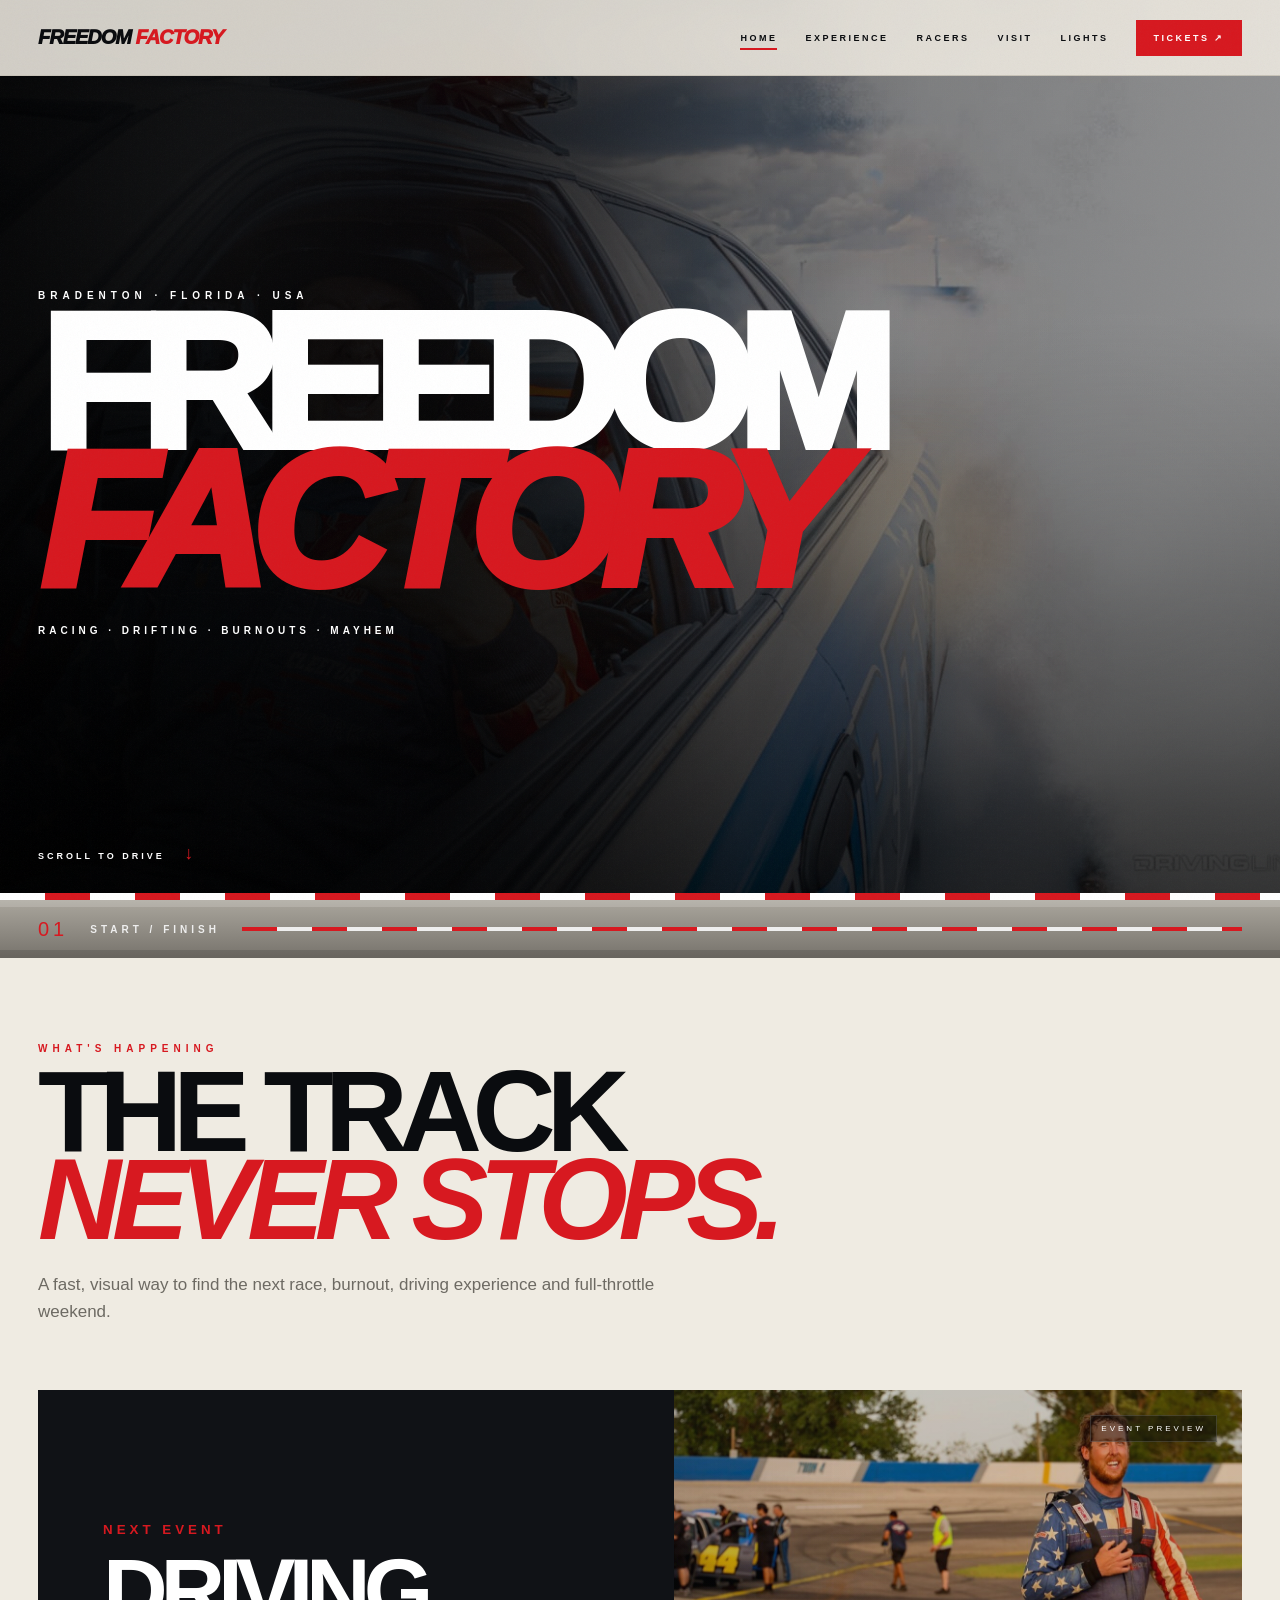
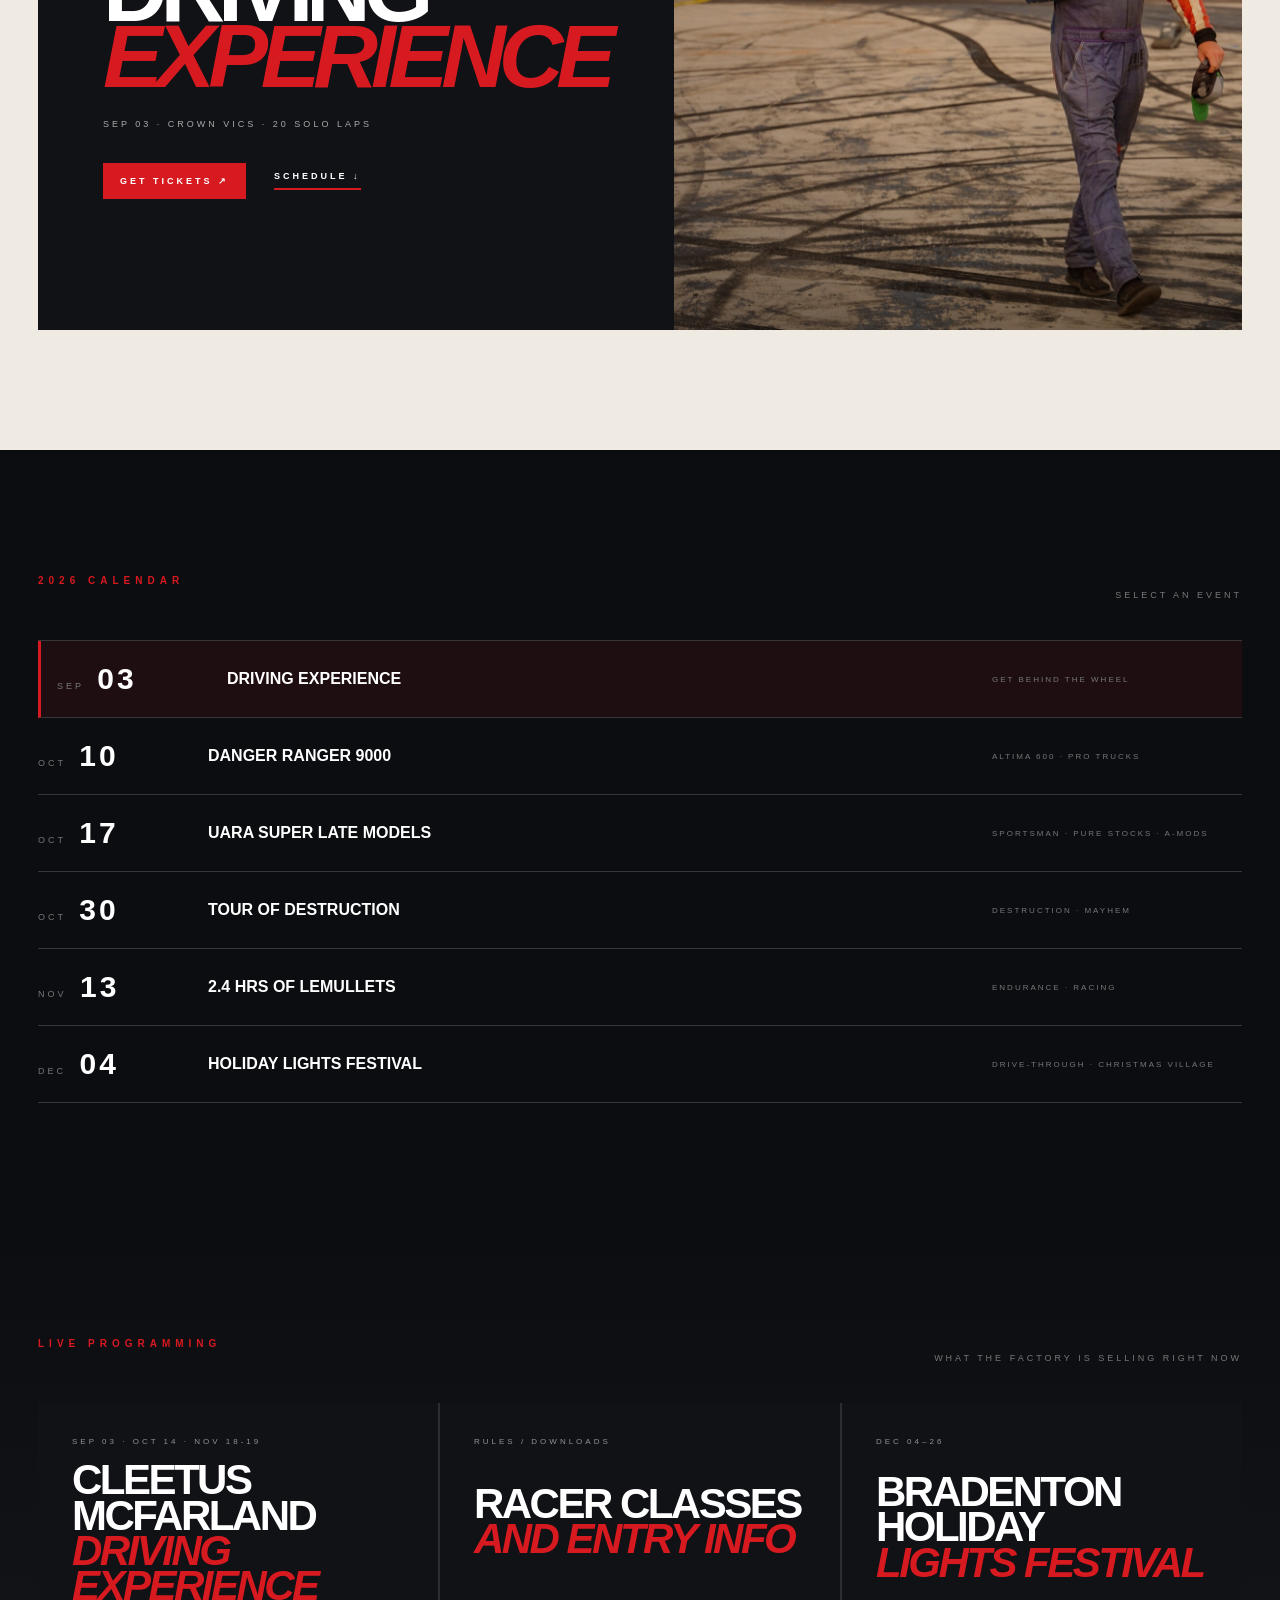
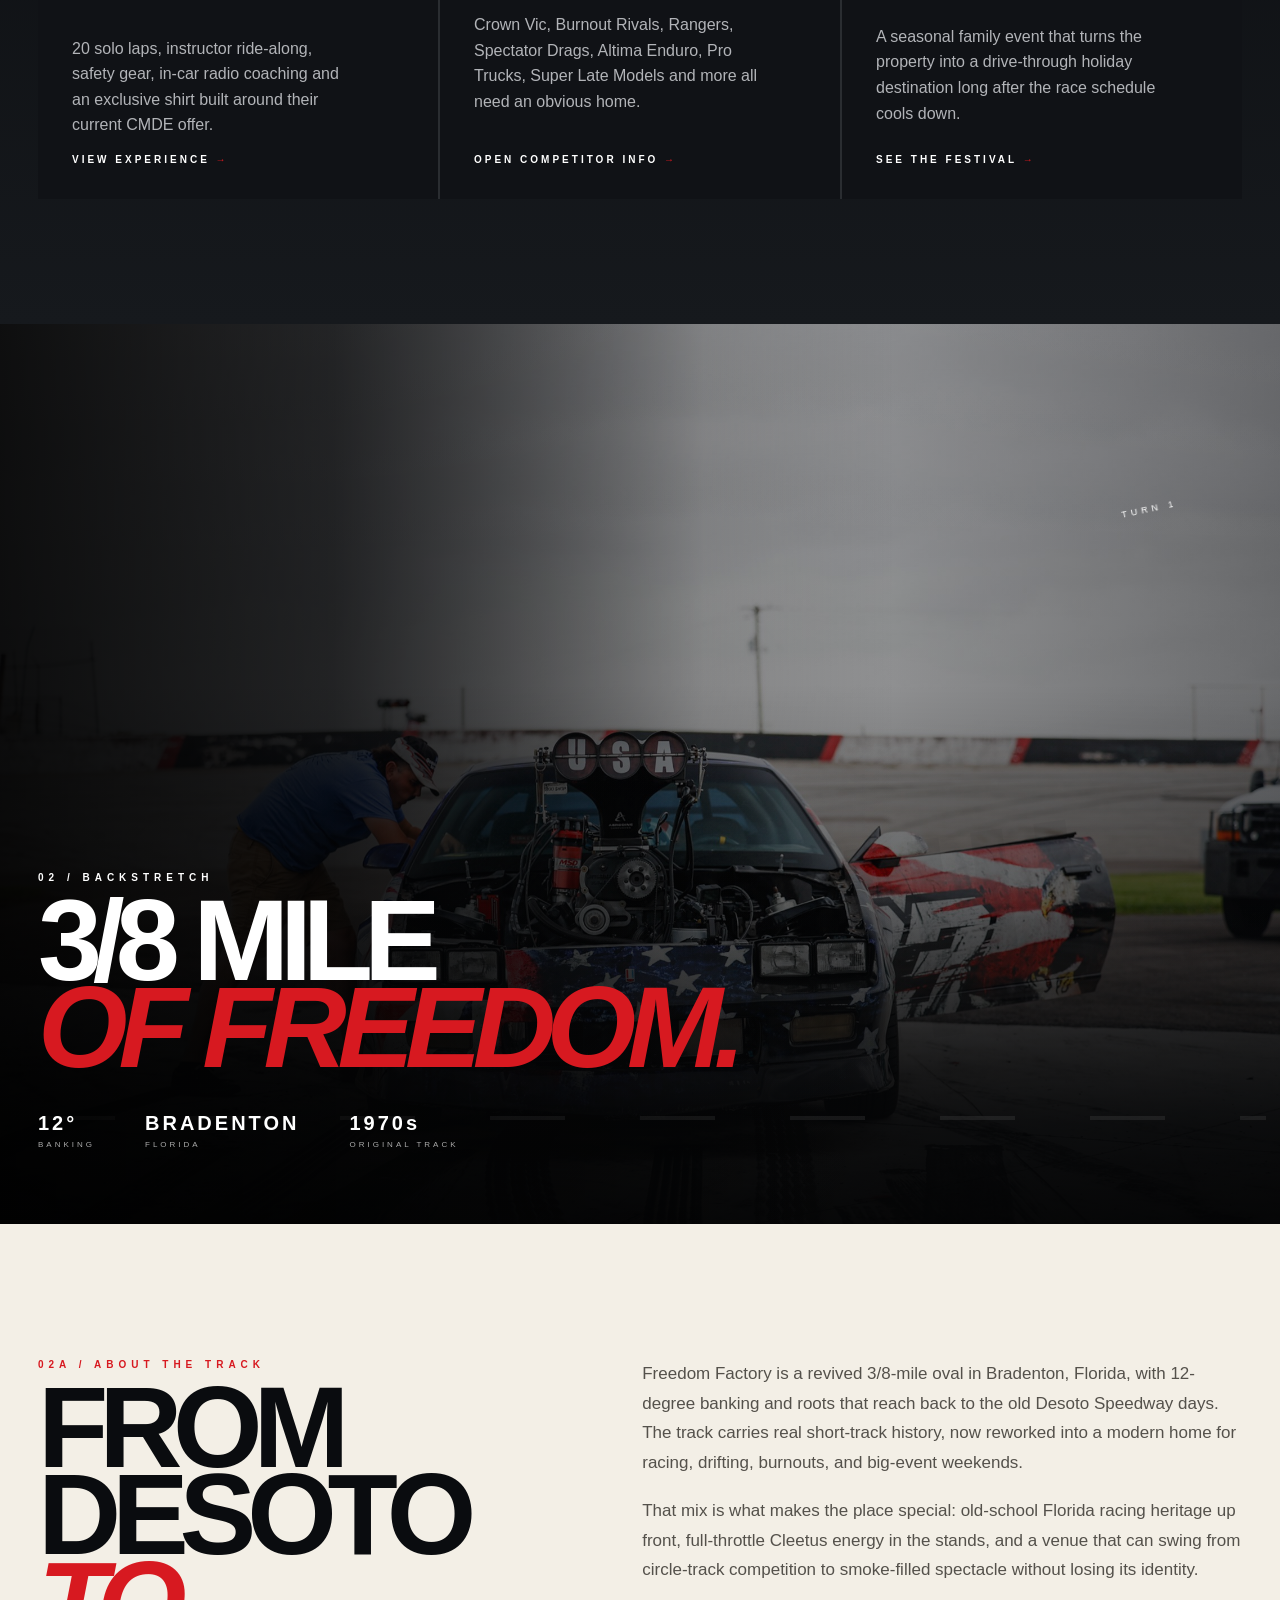
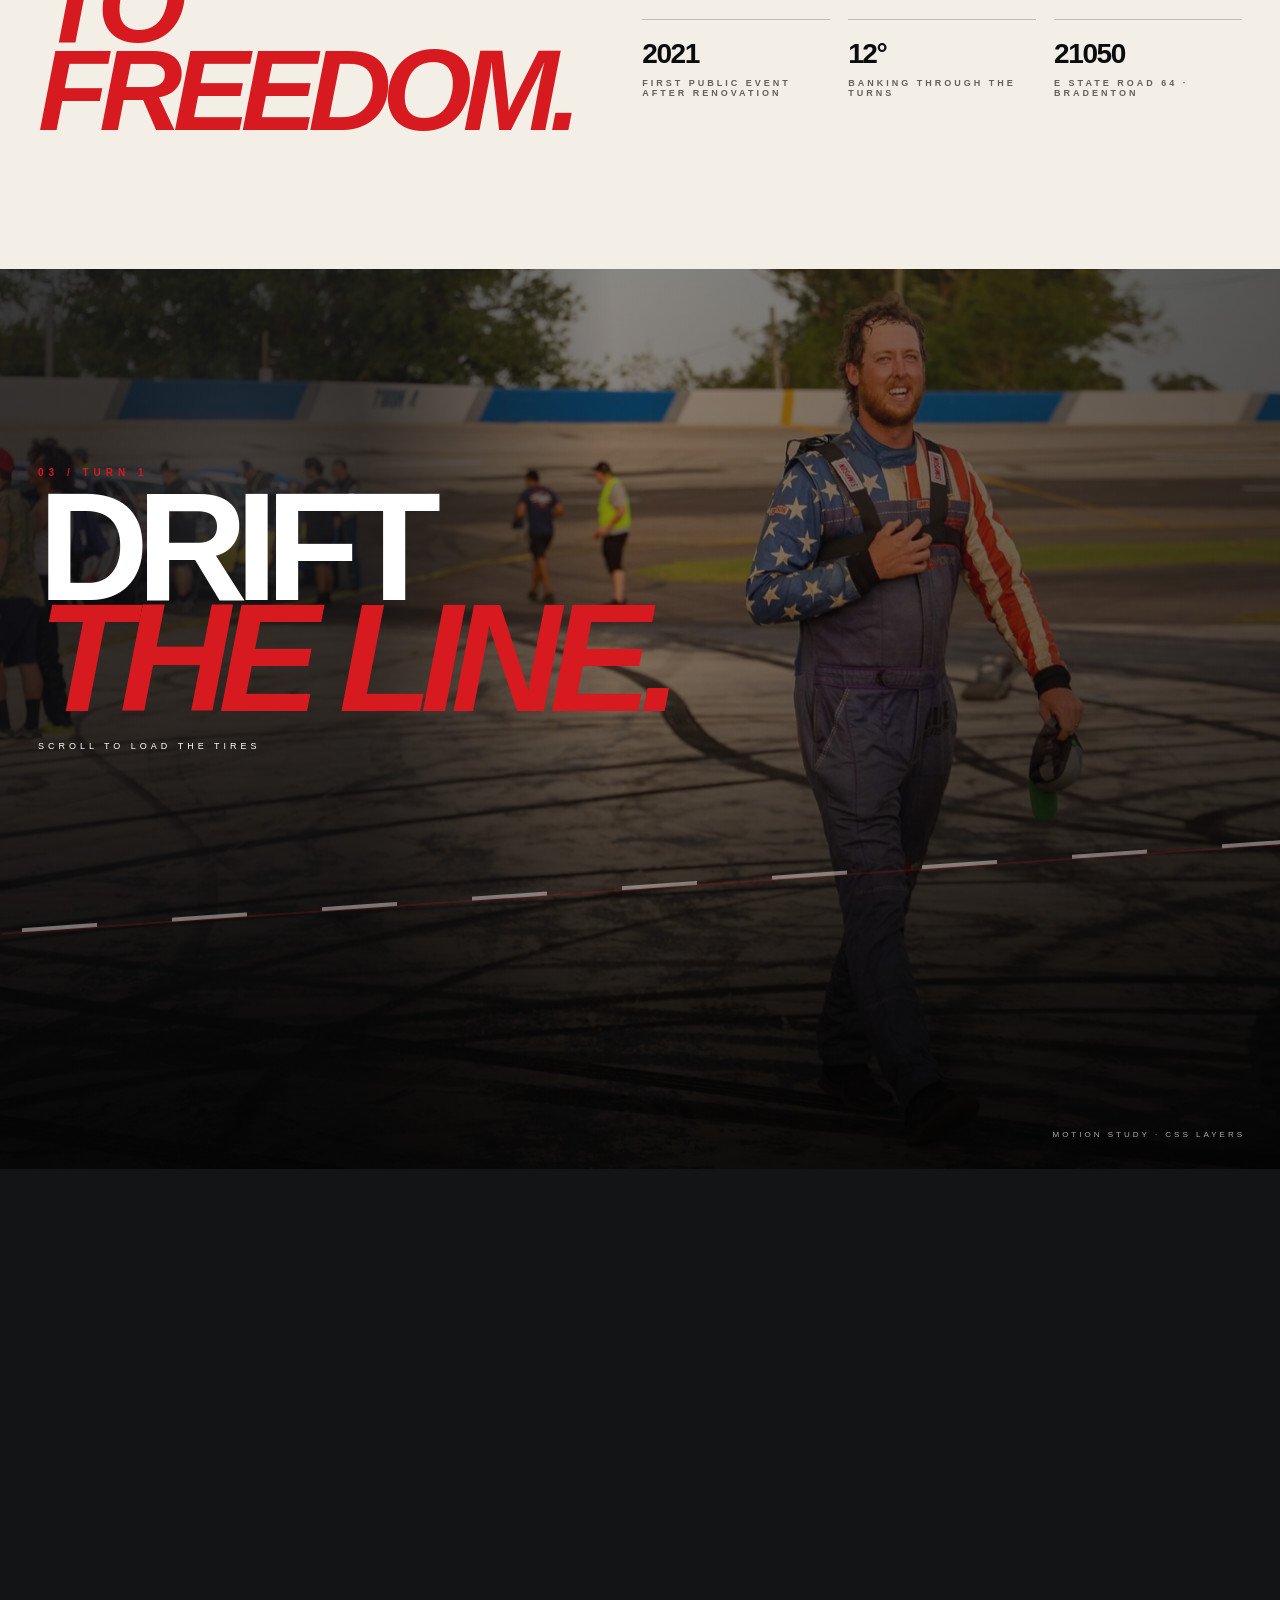
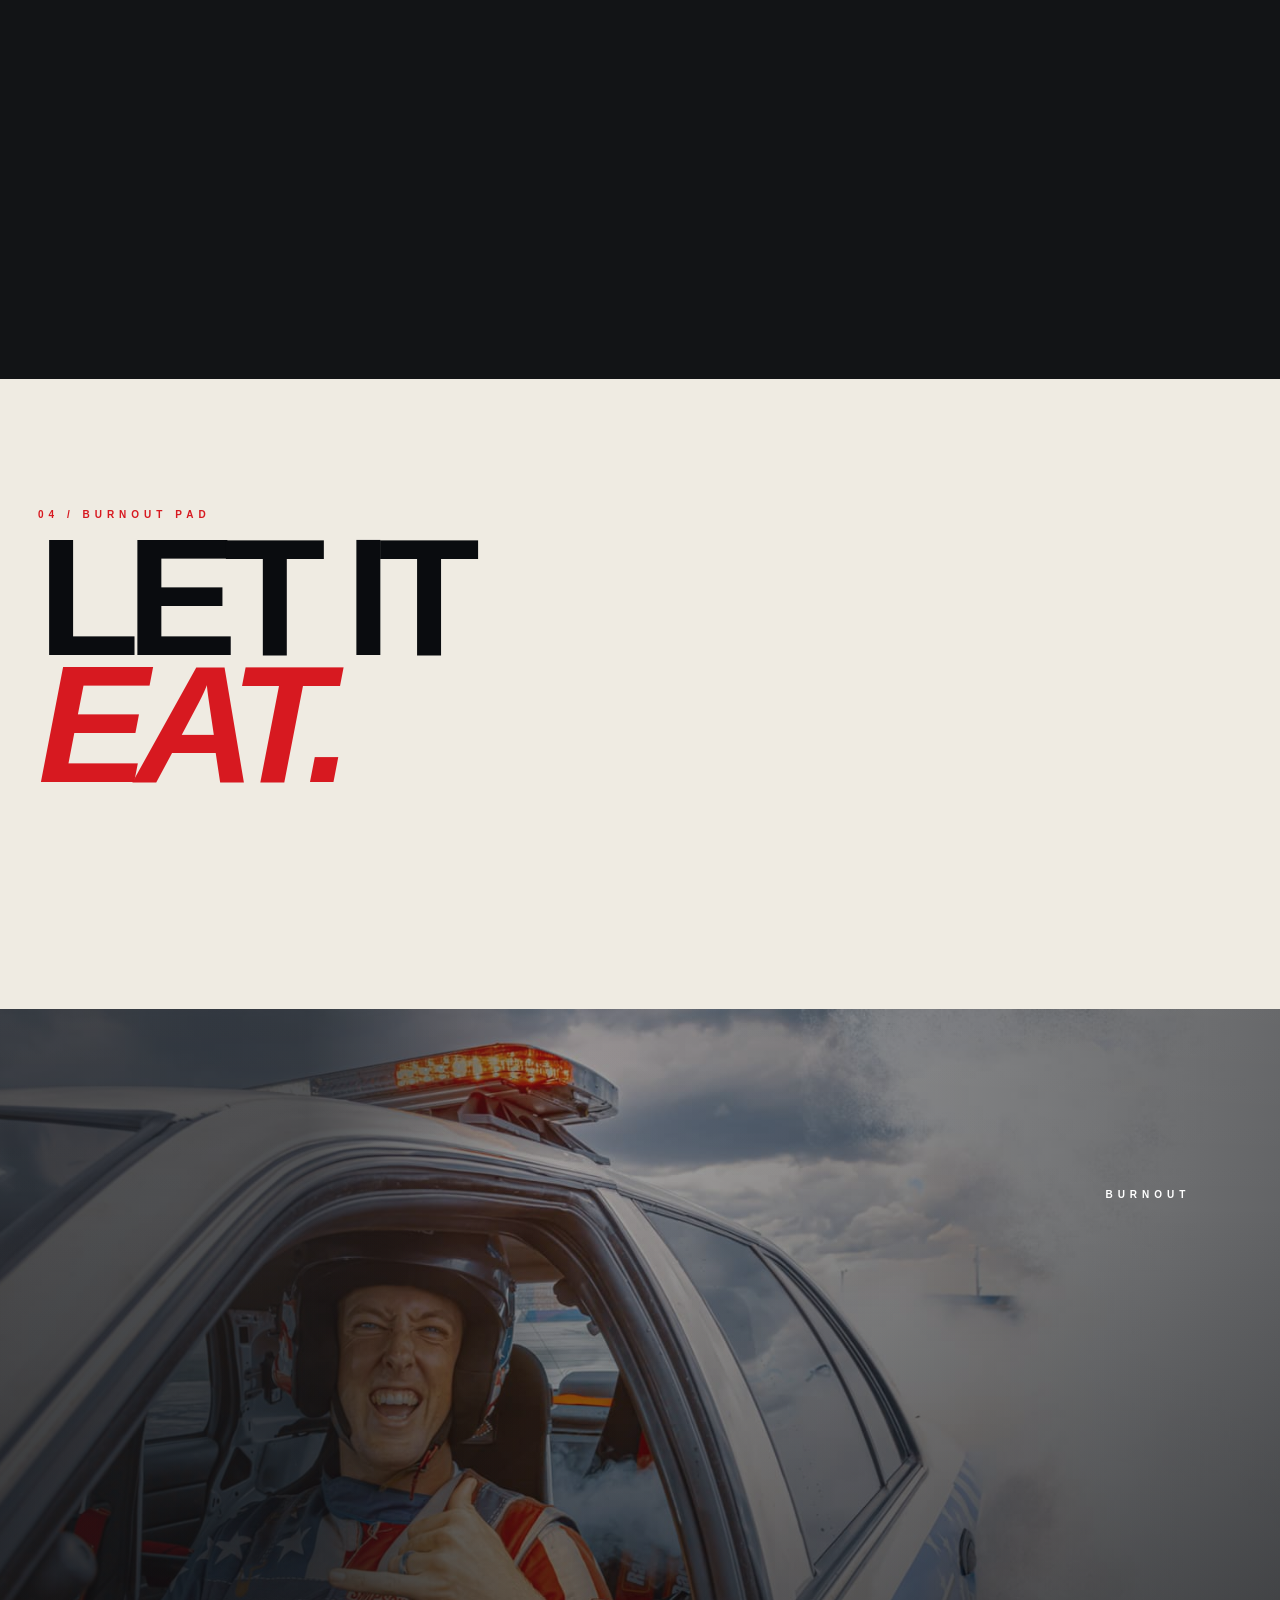
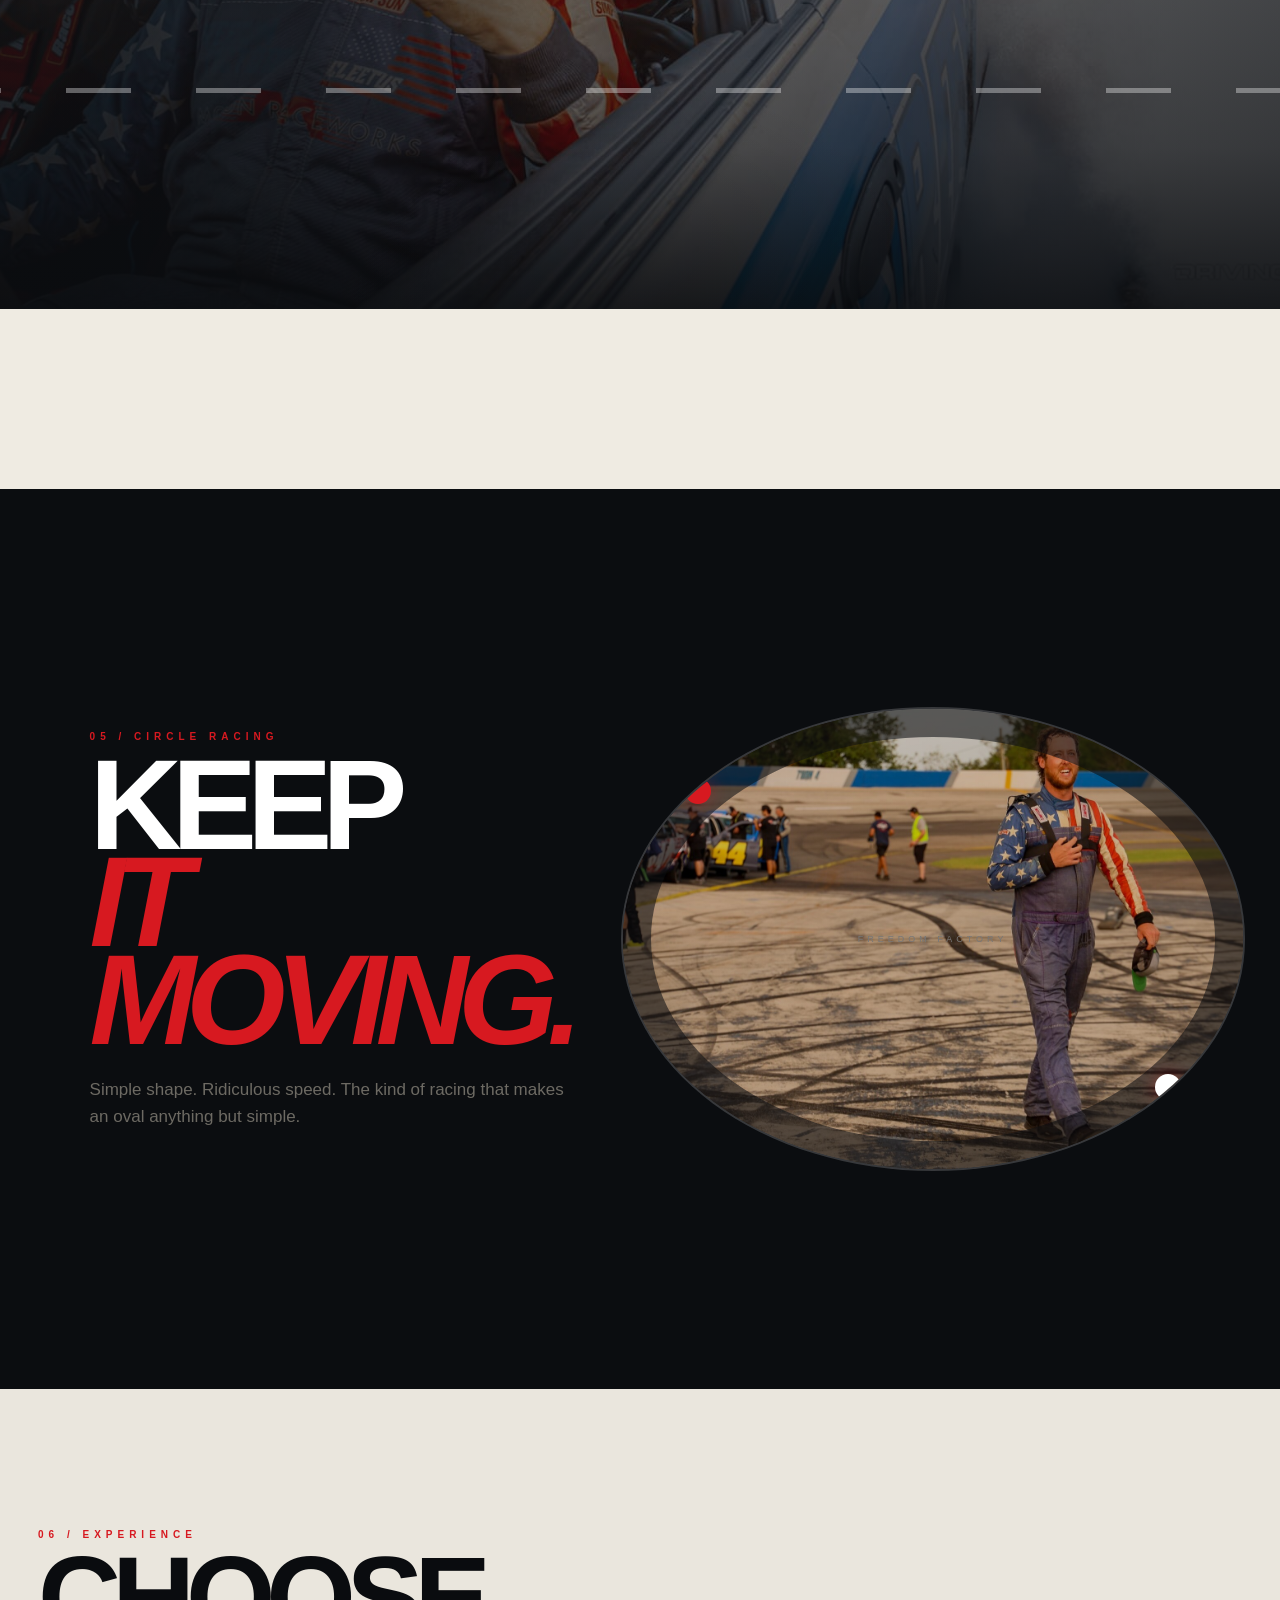
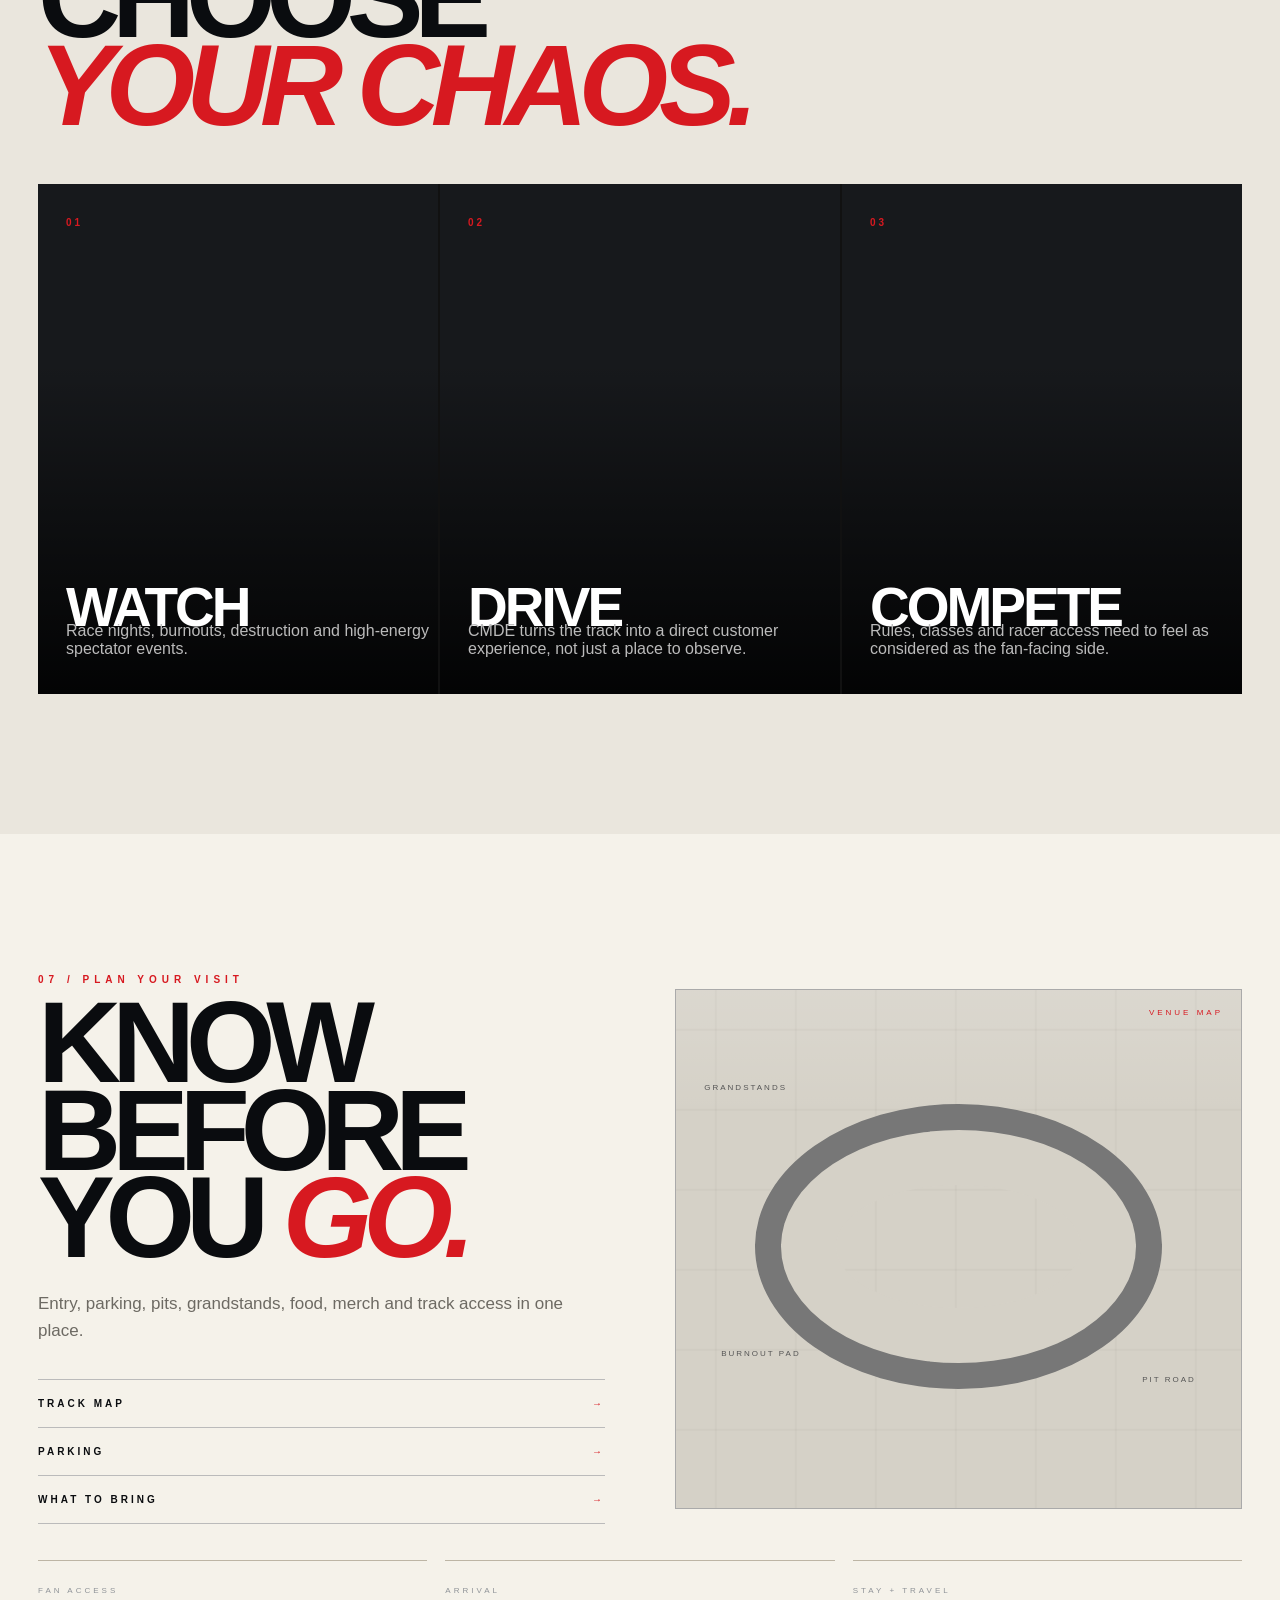
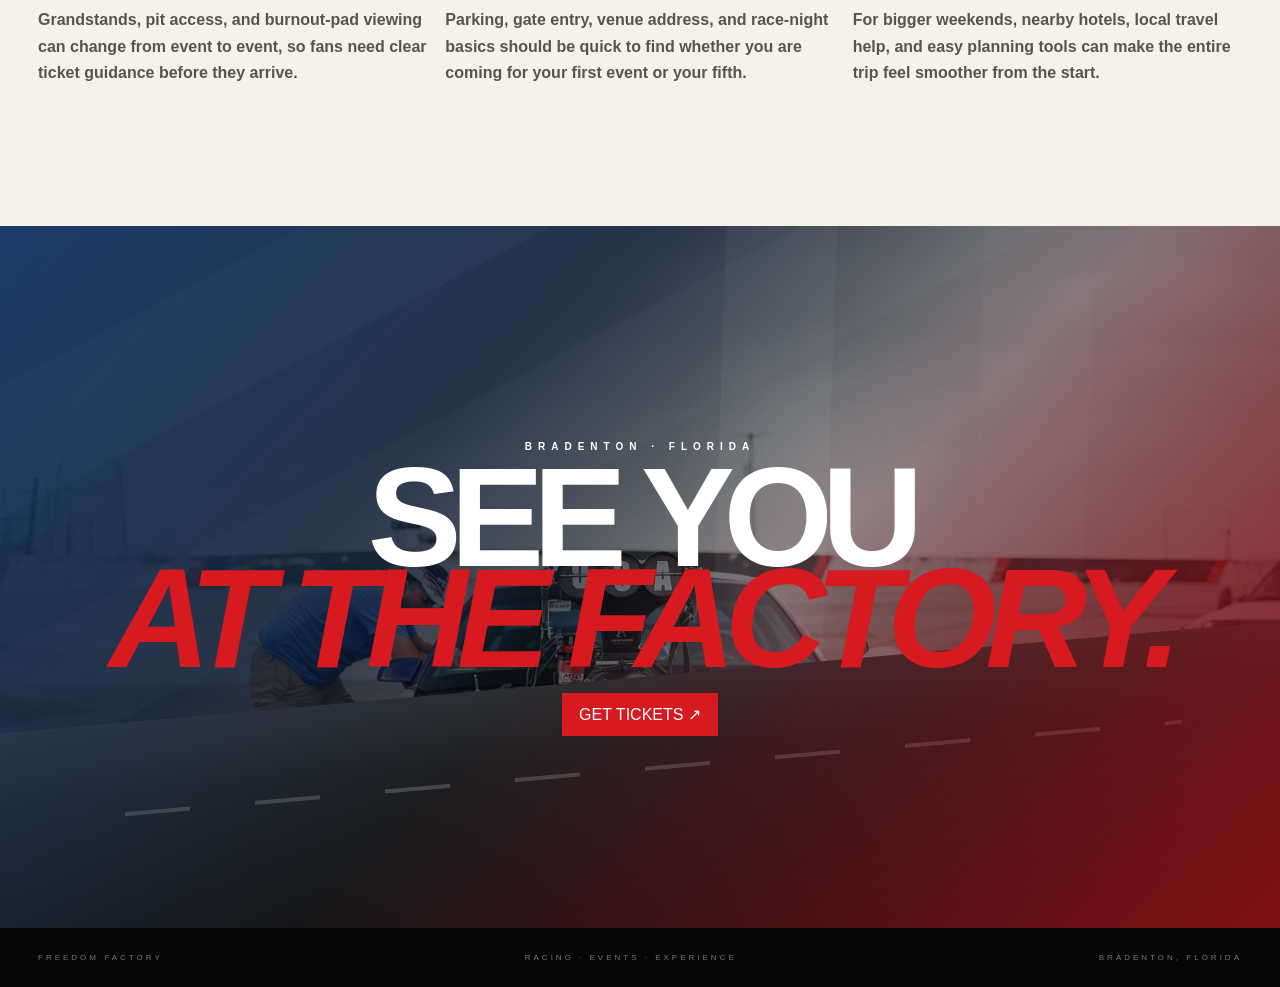
<file: index.html>
<!doctype html>
<html lang="en">
<head>
<meta charset="utf-8">
<meta name="viewport" content="width=device-width,initial-scale=1">
<meta name="theme-color" content="#efebe2">
<title>Freedom Factory</title>
<link rel="stylesheet" href="styles.css">
</head>
<body>
<div class="grain"></div>
<header class="nav">
  <a class="brand" href="#start">FREEDOM <span>FACTORY</span></a>
  <nav class="site-nav">
    <a href="index.html" data-page="index.html">HOME</a>
    <a href="driving-experience.html" data-page="driving-experience.html">EXPERIENCE</a>
    <a href="racers.html" data-page="racers.html">RACERS</a>
    <a href="visit.html" data-page="visit.html">VISIT</a>
    <a href="lights-festival.html" data-page="lights-festival.html">LIGHTS</a>
    <a class="ticket" href="https://tickets.thefoat.com/FreedomFactory" target="_blank" rel="noopener">TICKETS ↗</a>
  </nav>
  <button class="menu" aria-label="Toggle menu" aria-expanded="false" aria-controls="site-nav-panel"><span></span><span></span></button>
</header>
<div class="progress"><i></i></div>

<main>
<section class="hero" id="start">
  <div class="hero-bg">
    <div class="hero-haze"></div>
    <div class="hero-lights"></div>
    <div class="hero-car"></div>
    <div class="hero-smoke"></div>
  </div>
  <div class="hero-shade"></div>
  <div class="finish"></div>
  <div class="hero-copy">
    <p class="kicker">BRADENTON · FLORIDA · USA</p>
    <h1>FREEDOM<br><em>FACTORY</em></h1>
    <p class="sub">RACING · DRIFTING · BURNOUTS · MAYHEM</p>
  </div>
  <div class="scroll-cue">SCROLL TO DRIVE <b>↓</b></div>
</section>

<section class="events" id="events">
  <div class="barrier"><span>01</span><b>START / FINISH</b><i></i></div>
  <div class="wrap">
    <p class="kicker red">WHAT'S HAPPENING</p>
    <h2>THE TRACK<br><em>NEVER STOPS.</em></h2>
    <p class="lead">A fast, visual way to find the next race, burnout, driving experience and full-throttle weekend.</p>
    <div class="event-hero">
      <div class="event-copy">
        <small>NEXT EVENT</small>
        <h3>DRIVING<br><em>EXPERIENCE</em></h3>
        <p>SEP 03 · CROWN VICS · 20 SOLO LAPS</p>
        <div><a class="primary" href="https://tickets.thefoat.com/FreedomFactory" target="_blank" rel="noopener">GET TICKETS ↗</a><a href="#calendar">SCHEDULE ↓</a></div>
      </div>
      <div class="event-art">
        <div class="event-sky"></div><div class="event-ground"></div>
        <div class="silhouette">FF</div>
        <span class="art-label">EVENT PREVIEW</span>
      </div>
    </div>
  </div>
</section>

<section class="calendar" id="calendar">
 <div class="wrap">
  <div class="head"><p class="kicker red">2026 CALENDAR</p><span>SELECT AN EVENT</span></div>
  <div class="rows">
   <a class="selected" href="driving-experience.html"><time>SEP <b>03</b></time><strong>DRIVING EXPERIENCE</strong><small>GET BEHIND THE WHEEL</small></a>
   <a href="https://tickets.thefoat.com/FreedomFactory" target="_blank" rel="noopener"><time>OCT <b>10</b></time><strong>DANGER RANGER 9000</strong><small>ALTIMA 600 · PRO TRUCKS</small></a>
   <a href="racers.html"><time>OCT <b>17</b></time><strong>UARA SUPER LATE MODELS</strong><small>SPORTSMAN · PURE STOCKS · A-MODS</small></a>
   <a href="https://tickets.thefoat.com/FreedomFactory" target="_blank" rel="noopener"><time>OCT <b>30</b></time><strong>TOUR OF DESTRUCTION</strong><small>DESTRUCTION · MAYHEM</small></a>
   <a href="https://tickets.thefoat.com/FreedomFactory" target="_blank" rel="noopener"><time>NOV <b>13</b></time><strong>2.4 HRS OF LEMULLETS</strong><small>ENDURANCE · RACING</small></a>
   <a href="lights-festival.html"><time>DEC <b>04</b></time><strong>HOLIDAY LIGHTS FESTIVAL</strong><small>DRIVE-THROUGH · CHRISTMAS VILLAGE</small></a>
  </div>
 </div>
</section>

<section class="highlights">
 <div class="wrap">
  <div class="head split"><p class="kicker red">LIVE PROGRAMMING</p><span>WHAT THE FACTORY IS SELLING RIGHT NOW</span></div>
  <div class="highlight-grid">
   <article>
   <small>SEP 03 · OCT 14 · NOV 18-19</small>
    <h3>CLEETUS MCFARLAND<br><em>DRIVING EXPERIENCE</em></h3>
    <p>20 solo laps, instructor ride-along, safety gear, in-car radio coaching and an exclusive shirt built around their current CMDE offer.</p>
    <a href="driving-experience.html">VIEW EXPERIENCE <b>→</b></a>
   </article>
   <article>
    <small>RULES / DOWNLOADS</small>
    <h3>RACER CLASSES<br><em>AND ENTRY INFO</em></h3>
    <p>Crown Vic, Burnout Rivals, Rangers, Spectator Drags, Altima Enduro, Pro Trucks, Super Late Models and more all need an obvious home.</p>
    <a href="racers.html">OPEN COMPETITOR INFO <b>→</b></a>
   </article>
   <article>
   <small>DEC 04–26</small>
    <h3>BRADENTON HOLIDAY<br><em>LIGHTS FESTIVAL</em></h3>
    <p>A seasonal family event that turns the property into a drive-through holiday destination long after the race schedule cools down.</p>
    <a href="lights-festival.html">SEE THE FESTIVAL <b>→</b></a>
   </article>
  </div>
 </div>
</section>

<section class="track" id="track">
 <div class="track-bg">
  <div class="track-grid"></div>
  <div class="track-apron"></div>
  <div class="track-corner"></div>
  <div class="track-rubber"></div>
 </div>
 <div class="track-shade"></div>
 <div class="track-copy wrap">
  <p class="kicker">02 / BACKSTRETCH</p>
  <h2>3/8 MILE<br><em>OF FREEDOM.</em></h2>
  <div class="specs"><span><b>12°</b>BANKING</span><span><b>BRADENTON</b>FLORIDA</span><span><b>1970s</b>ORIGINAL TRACK</span></div>
 </div>
 <div class="track-line">TURN 1</div>
</section>

<section class="story">
 <div class="wrap story-grid">
  <div>
   <p class="kicker red">02A / ABOUT THE TRACK</p>
   <h2>FROM DESOTO<br><em>TO FREEDOM.</em></h2>
  </div>
  <div class="story-copy">
   <p>Freedom Factory is a revived 3/8-mile oval in Bradenton, Florida, with 12-degree banking and roots that reach back to the old Desoto Speedway days. The track carries real short-track history, now reworked into a modern home for racing, drifting, burnouts, and big-event weekends.</p>
   <p>That mix is what makes the place special: old-school Florida racing heritage up front, full-throttle Cleetus energy in the stands, and a venue that can swing from circle-track competition to smoke-filled spectacle without losing its identity.</p>
   <div class="story-stats">
    <span><b>2021</b>FIRST PUBLIC EVENT AFTER RENOVATION</span>
    <span><b>12°</b>BANKING THROUGH THE TURNS</span>
    <span><b>21050</b>E STATE ROAD 64 · BRADENTON</span>
   </div>
  </div>
 </div>
</section>

<!-- DRIFT: layered animation, not image zoom -->
<section class="drift" id="action">
 <div class="drift-stage">
  <div class="drift-world">
   <div class="drift-sky"></div>
   <div class="drift-road"></div>
   <div class="drift-lines"></div>
   <div class="tire-marks"></div>
   <div class="drift-car">
    <div class="car-body"><span class="wheel w1"></span><span class="wheel w2"></span></div>
   </div>
   <div class="smoke smoke1"></div><div class="smoke smoke2"></div><div class="smoke smoke3"></div>
  </div>
  <div class="drift-copy">
   <p class="kicker red">03 / TURN 1</p>
   <h2>DRIFT<br><em>THE LINE.</em></h2>
   <p>SCROLL TO LOAD THE TIRES</p>
  </div>
  <div class="sequence-note">MOTION STUDY · CSS LAYERS</div>
 </div>
</section>

<!-- BURNOUT: car planted, smoke builds into transition -->
<section class="burnout">
 <div class="burnout-heading wrap">
  <p class="kicker red">04 / BURNOUT PAD</p>
  <h2>LET IT<br><em>EAT.</em></h2>
 </div>
 <div class="burnout-stage">
  <div class="burnout-ground"></div>
  <div class="burnout-car"><div class="body"></div><i></i><i></i></div>
  <div class="burn-smoke s1"></div><div class="burn-smoke s2"></div><div class="burn-smoke s3"></div><div class="burn-smoke s4"></div>
  <div class="burnout-word">BURNOUT</div>
 </div>
 <div class="smoke-wipe"></div>
</section>

<section class="oval">
 <div class="oval-copy">
  <p class="kicker red">05 / CIRCLE RACING</p>
  <h2>KEEP<br><em>IT MOVING.</em></h2>
  <p class="lead">Simple shape. Ridiculous speed. The kind of racing that makes an oval anything but simple.</p>
 </div>
 <div class="oval-track"><span class="dot d1"></span><span class="dot d2"></span><span class="oval-name">FREEDOM FACTORY</span></div>
</section>

<section class="experience">
 <div class="wrap">
  <p class="kicker red">06 / EXPERIENCE</p><h2>CHOOSE<br><em>YOUR CHAOS.</em></h2>
  <div class="experience-grid">
   <article><div class="photo p1"></div><b>01</b><h3>WATCH</h3><p>Race nights, burnouts, destruction and high-energy spectator events.</p></article>
   <article><div class="photo p2"></div><b>02</b><h3>DRIVE</h3><p>CMDE turns the track into a direct customer experience, not just a place to observe.</p></article>
   <article><div class="photo p3"></div><b>03</b><h3>COMPETE</h3><p>Rules, classes and racer access need to feel as considered as the fan-facing side.</p></article>
  </div>
 </div>
</section>

<section class="visit" id="visit">
 <div class="wrap visit-grid">
  <div><p class="kicker red">07 / PLAN YOUR VISIT</p><h2>KNOW BEFORE<br>YOU <em>GO.</em></h2>
   <p class="lead">Entry, parking, pits, grandstands, food, merch and track access in one place.</p>
   <div class="visit-links"><a href="visit.html#map">TRACK MAP <b>→</b></a><a href="visit.html#parking">PARKING <b>→</b></a><a href="visit.html#bring">WHAT TO BRING <b>→</b></a></div>
  </div>
  <div class="map"><div class="map-oval"></div><span class="map-a">GRANDSTANDS</span><span class="map-b">PIT ROAD</span><span class="map-c">BURNOUT PAD</span><small>VENUE MAP</small></div>
 </div>
 <div class="wrap visit-detail-grid">
  <article><small>FAN ACCESS</small><strong>Grandstands, pit access, and burnout-pad viewing can change from event to event, so fans need clear ticket guidance before they arrive.</strong></article>
  <article><small>ARRIVAL</small><strong>Parking, gate entry, venue address, and race-night basics should be quick to find whether you are coming for your first event or your fifth.</strong></article>
  <article><small>STAY + TRAVEL</small><strong>For bigger weekends, nearby hotels, local travel help, and easy planning tools can make the entire trip feel smoother from the start.</strong></article>
 </div>
</section>

<section class="final">
 <div class="final-bg">
  <div class="final-flag"></div>
  <div class="final-glow"></div>
  <div class="final-road"></div>
 </div>
 <div class="final-shade"></div>
 <div class="final-copy"><p>BRADENTON · FLORIDA</p><h2>SEE YOU<br><em>AT THE FACTORY.</em></h2><a class="primary" href="https://tickets.thefoat.com/FreedomFactory" target="_blank" rel="noopener">GET TICKETS ↗</a></div>
</section>
</main>
<footer><span>FREEDOM FACTORY</span><span>RACING · EVENTS · EXPERIENCE</span><span>BRADENTON, FLORIDA</span></footer>
<script src="main.js"></script>
</body>
</html>
</file>
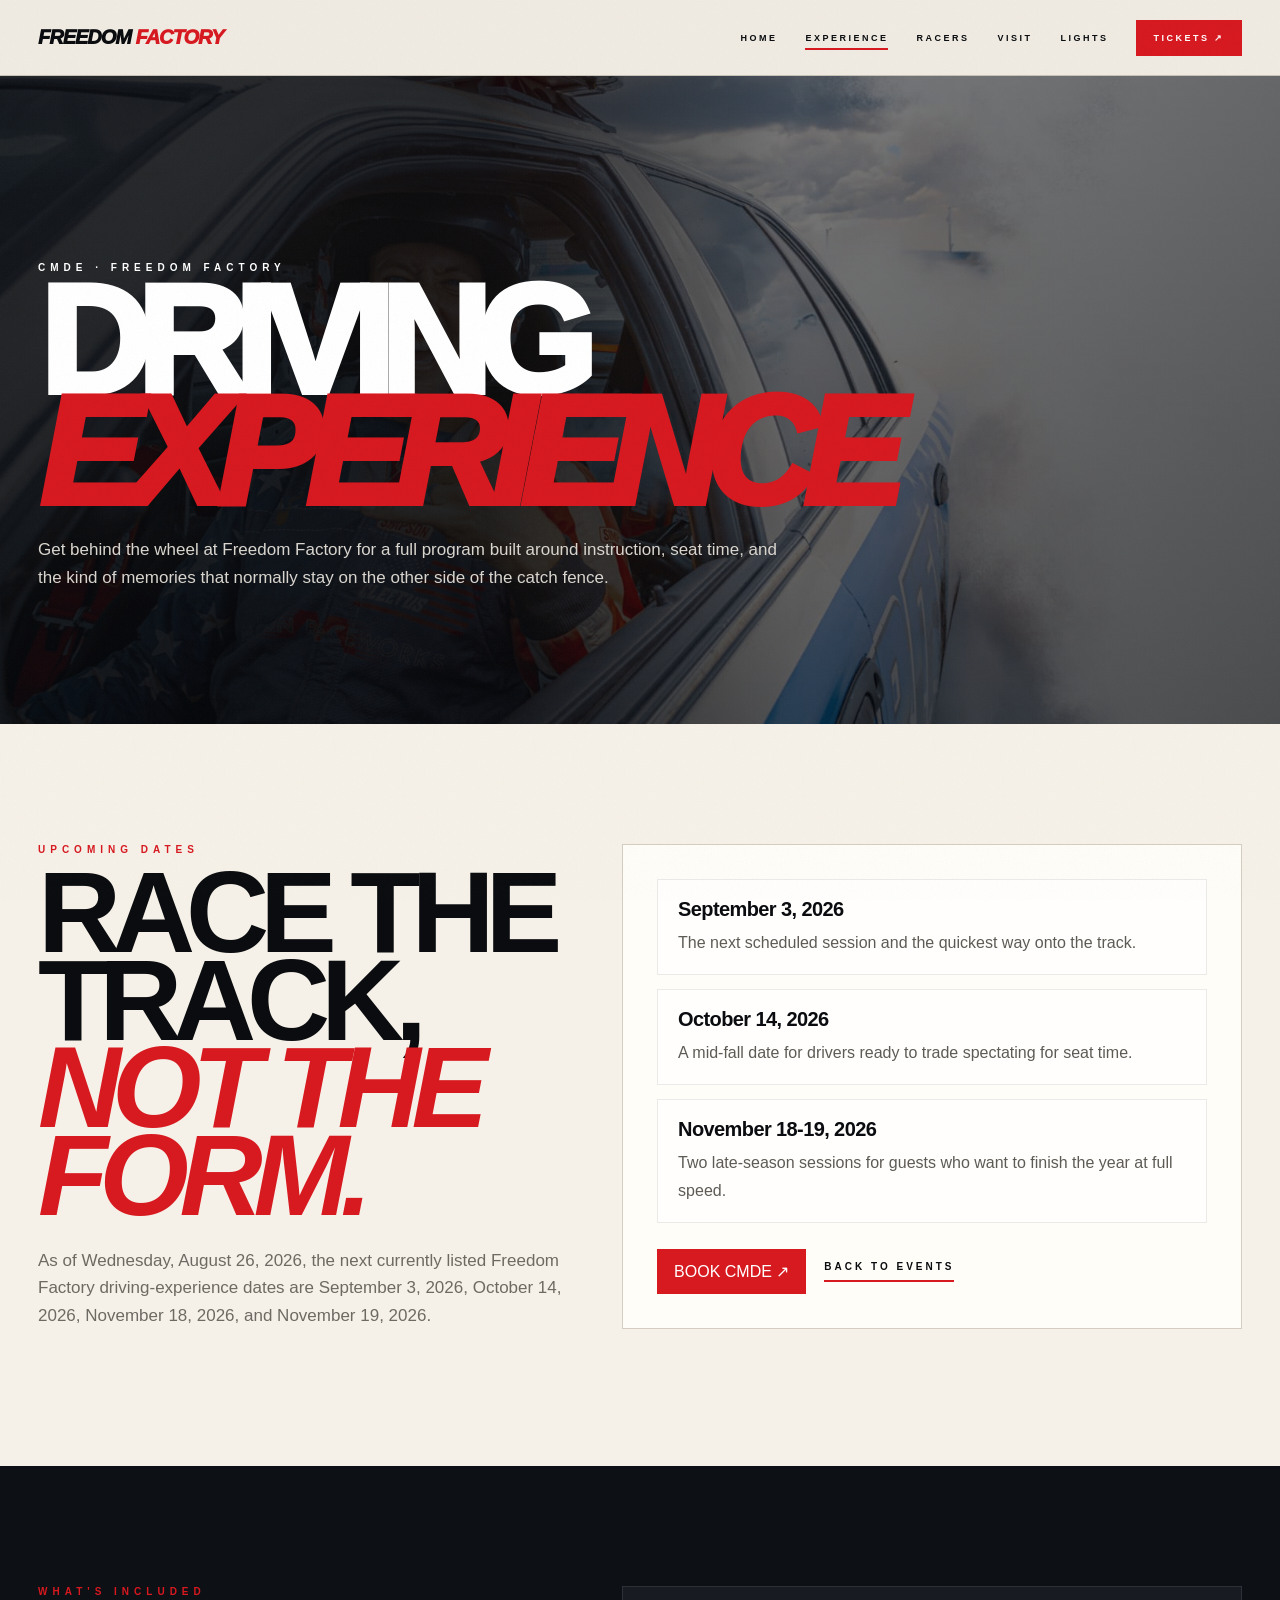
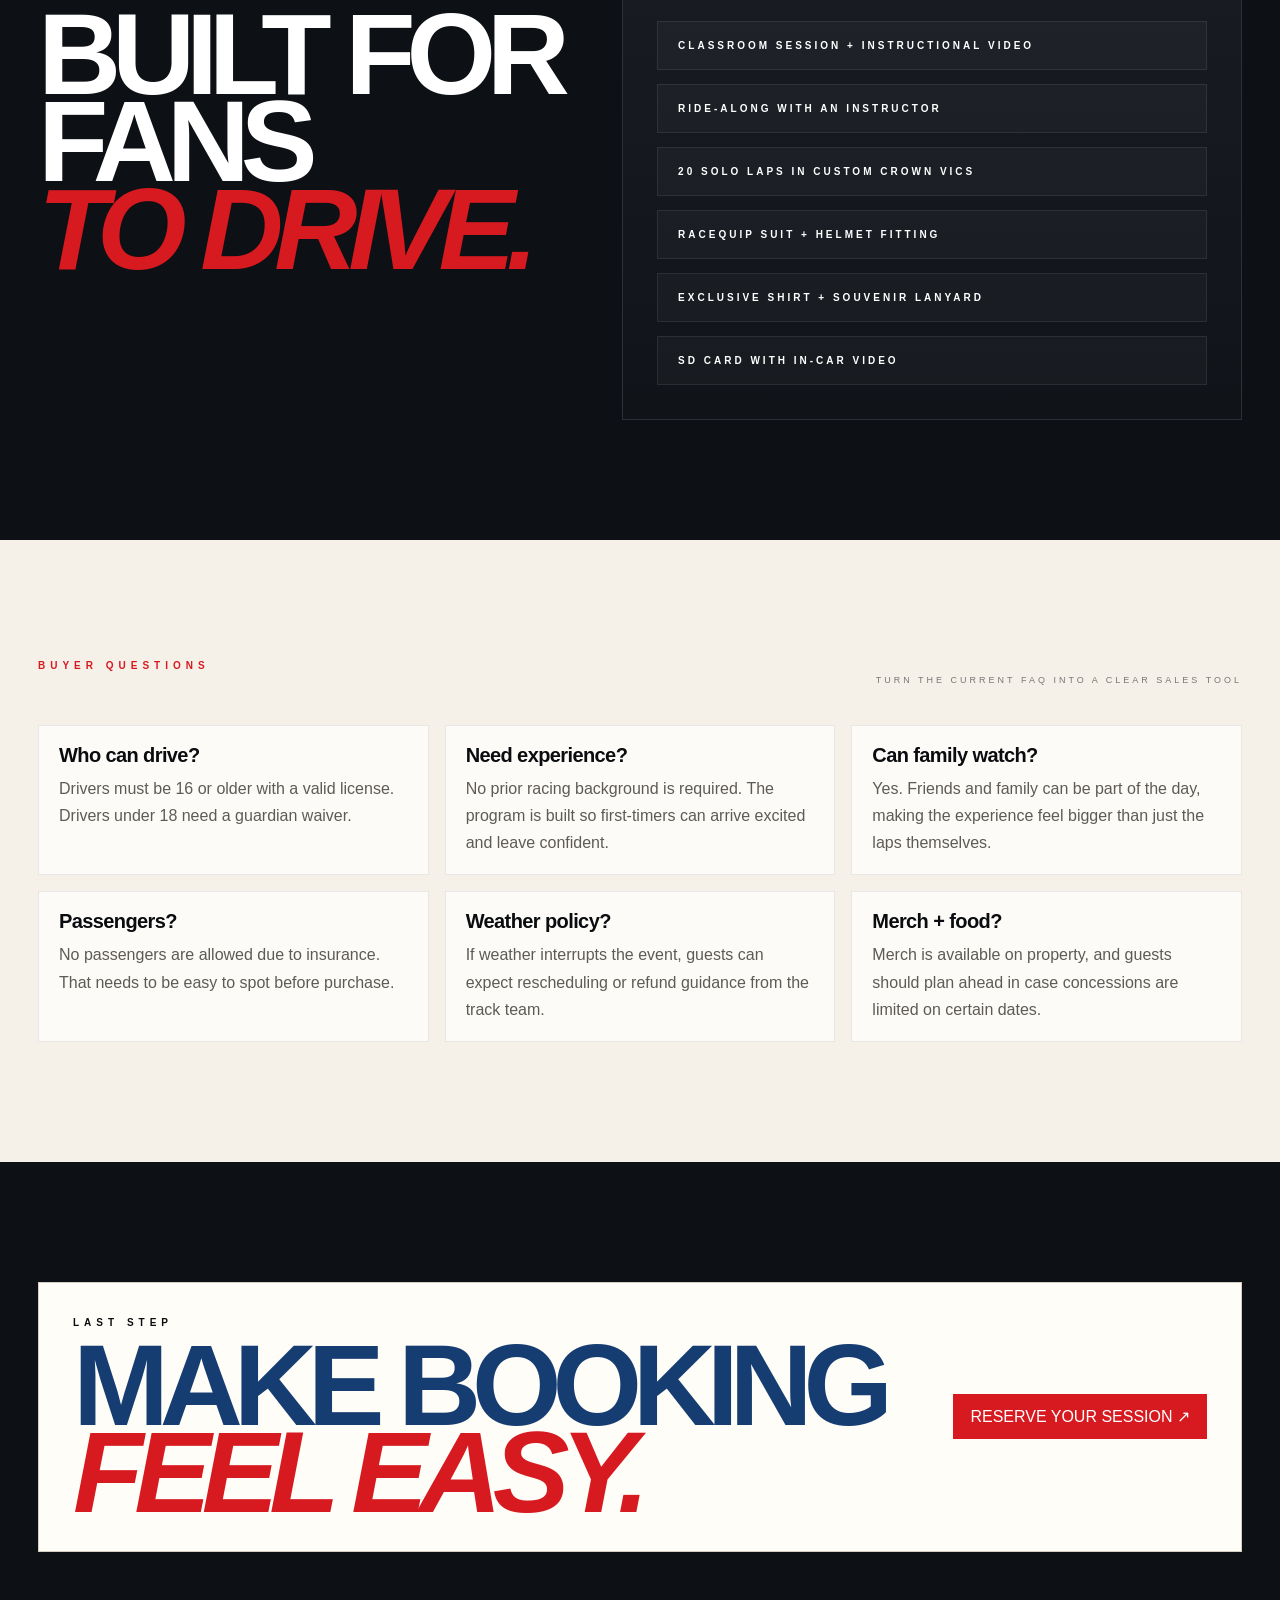
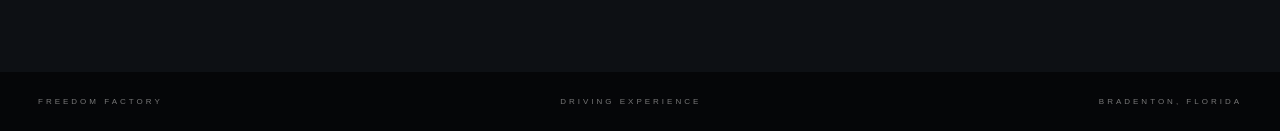
<file: driving-experience.html>
<!doctype html>
<html lang="en">
<head>
<meta charset="utf-8">
<meta name="viewport" content="width=device-width,initial-scale=1">
<meta name="theme-color" content="#efebe2">
<title>Driving Experience — Freedom Factory</title>
<link rel="stylesheet" href="styles.css">
</head>
<body class="subpage">
<div class="grain"></div>
<header class="nav">
  <a class="brand" href="index.html">FREEDOM <span>FACTORY</span></a>
  <nav class="site-nav">
    <a href="index.html" data-page="index.html">HOME</a>
    <a href="driving-experience.html" data-page="driving-experience.html">EXPERIENCE</a>
    <a href="racers.html" data-page="racers.html">RACERS</a>
    <a href="visit.html" data-page="visit.html">VISIT</a>
    <a href="lights-festival.html" data-page="lights-festival.html">LIGHTS</a>
    <a class="ticket" href="https://tickets.thefoat.com/FreedomFactory" target="_blank" rel="noopener">TICKETS ↗</a>
  </nav>
  <button class="menu" aria-label="Toggle menu" aria-expanded="false" aria-controls="site-nav-panel"><span></span><span></span></button>
</header>
<div class="progress"><i></i></div>

<main class="subpage-main">
<section class="page-hero">
  <div class="page-hero-image" style="background-image:linear-gradient(0deg,rgba(0,0,0,.16),rgba(0,0,0,.16)),url('assets/cleetus-burnout.jpg')"></div>
  <div class="page-hero-shade"></div>
  <div class="page-hero-copy">
    <p class="kicker">CMDE · FREEDOM FACTORY</p>
    <h1>DRIVING<br><em>EXPERIENCE</em></h1>
    <p class="lead">Get behind the wheel at Freedom Factory for a full program built around instruction, seat time, and the kind of memories that normally stay on the other side of the catch fence.</p>
  </div>
</section>

<section class="page-section light">
  <div class="page-grid page-two-col">
    <div>
      <p class="kicker red">UPCOMING DATES</p>
      <h2>RACE THE TRACK,<br><em>NOT THE FORM.</em></h2>
      <p class="lead">As of Wednesday, August 26, 2026, the next currently listed Freedom Factory driving-experience dates are September 3, 2026, October 14, 2026, November 18, 2026, and November 19, 2026.</p>
    </div>
    <div class="page-panel">
      <div class="timeline-list">
        <article><strong>September 3, 2026</strong><p>The next scheduled session and the quickest way onto the track.</p></article>
        <article><strong>October 14, 2026</strong><p>A mid-fall date for drivers ready to trade spectating for seat time.</p></article>
        <article><strong>November 18-19, 2026</strong><p>Two late-season sessions for guests who want to finish the year at full speed.</p></article>
      </div>
      <div class="mini-actions">
        <a class="primary" href="https://tickets.thefoat.com/FreedomFactory" target="_blank" rel="noopener">BOOK CMDE ↗</a>
        <a href="index.html#calendar">BACK TO EVENTS</a>
      </div>
    </div>
  </div>
</section>

<section class="page-section dark">
  <div class="page-grid page-two-col">
    <div>
      <p class="kicker red">WHAT'S INCLUDED</p>
      <h2>BUILT FOR FANS<br><em>TO DRIVE.</em></h2>
    </div>
    <div class="page-panel">
      <div class="bullet-list">
        <span>CLASSROOM SESSION + INSTRUCTIONAL VIDEO</span>
        <span>RIDE-ALONG WITH AN INSTRUCTOR</span>
        <span>20 SOLO LAPS IN CUSTOM CROWN VICS</span>
        <span>RACEQUIP SUIT + HELMET FITTING</span>
        <span>EXCLUSIVE SHIRT + SOUVENIR LANYARD</span>
        <span>SD CARD WITH IN-CAR VIDEO</span>
      </div>
    </div>
  </div>
</section>

<section class="page-section light">
  <div class="page-grid">
    <div class="head split"><p class="kicker red">BUYER QUESTIONS</p><span>TURN THE CURRENT FAQ INTO A CLEAR SALES TOOL</span></div>
    <div class="detail-cards">
      <article><strong>Who can drive?</strong><p>Drivers must be 16 or older with a valid license. Drivers under 18 need a guardian waiver.</p></article>
      <article><strong>Need experience?</strong><p>No prior racing background is required. The program is built so first-timers can arrive excited and leave confident.</p></article>
      <article><strong>Can family watch?</strong><p>Yes. Friends and family can be part of the day, making the experience feel bigger than just the laps themselves.</p></article>
      <article><strong>Passengers?</strong><p>No passengers are allowed due to insurance. That needs to be easy to spot before purchase.</p></article>
      <article><strong>Weather policy?</strong><p>If weather interrupts the event, guests can expect rescheduling or refund guidance from the track team.</p></article>
      <article><strong>Merch + food?</strong><p>Merch is available on property, and guests should plan ahead in case concessions are limited on certain dates.</p></article>
    </div>
  </div>
</section>

<section class="page-cta">
  <div class="page-grid">
    <div class="page-panel">
      <div>
        <p class="kicker red">LAST STEP</p>
        <h2>MAKE BOOKING<br><em>FEEL EASY.</em></h2>
      </div>
      <a class="primary" href="https://tickets.thefoat.com/FreedomFactory" target="_blank" rel="noopener">RESERVE YOUR SESSION ↗</a>
    </div>
  </div>
</section>
</main>
<footer><span>FREEDOM FACTORY</span><span>DRIVING EXPERIENCE</span><span>BRADENTON, FLORIDA</span></footer>
<script src="main.js"></script>
</body>
</html>
</file>
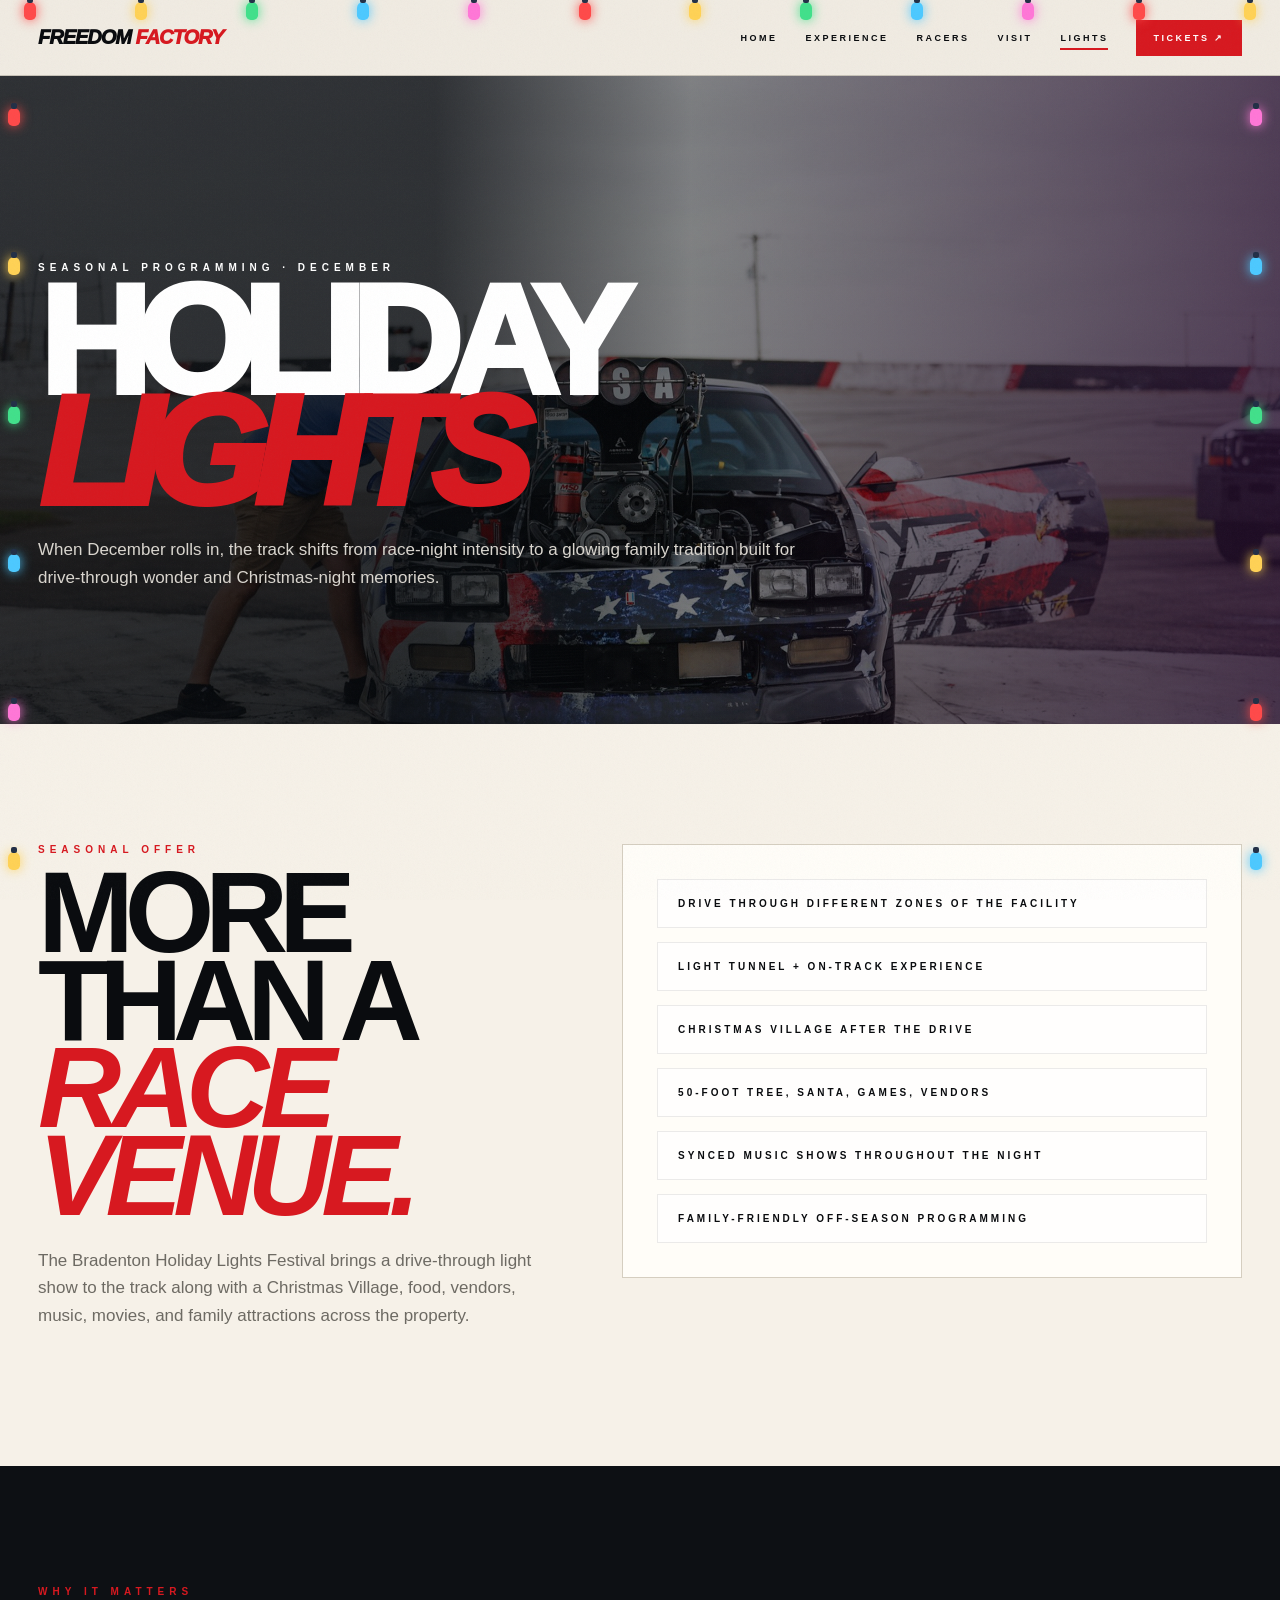
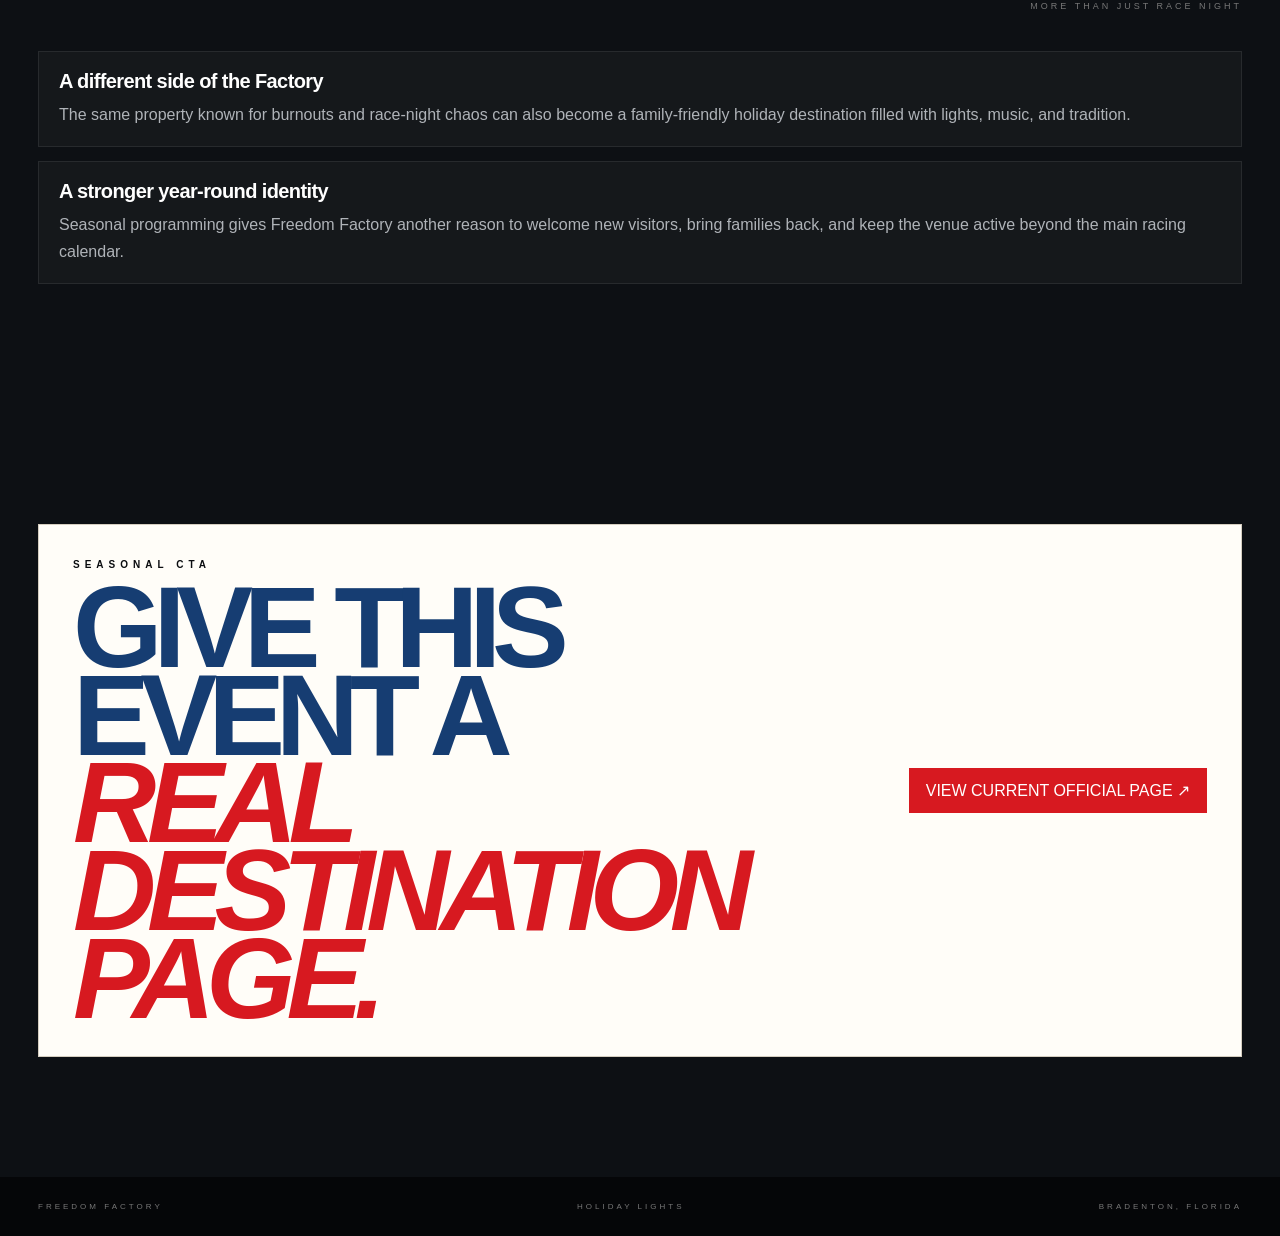
<file: lights-festival.html>
<!doctype html>
<html lang="en">
<head>
<meta charset="utf-8">
<meta name="viewport" content="width=device-width,initial-scale=1">
<meta name="theme-color" content="#efebe2">
<title>Holiday Lights Festival — Freedom Factory</title>
<link rel="stylesheet" href="styles.css">
</head>
<body class="subpage lights-page">
<div class="grain"></div>
<div class="holiday-lights top" aria-hidden="true">
  <span class="bulb b1"></span><span class="bulb b2"></span><span class="bulb b3"></span><span class="bulb b4"></span><span class="bulb b5"></span><span class="bulb b1"></span><span class="bulb b2"></span><span class="bulb b3"></span><span class="bulb b4"></span><span class="bulb b5"></span><span class="bulb b1"></span><span class="bulb b2"></span>
</div>
<div class="holiday-lights side left" aria-hidden="true">
  <span class="bulb b1"></span><span class="bulb b2"></span><span class="bulb b3"></span><span class="bulb b4"></span><span class="bulb b5"></span><span class="bulb b2"></span>
</div>
<div class="holiday-lights side right" aria-hidden="true">
  <span class="bulb b5"></span><span class="bulb b4"></span><span class="bulb b3"></span><span class="bulb b2"></span><span class="bulb b1"></span><span class="bulb b4"></span>
</div>
<header class="nav">
  <a class="brand" href="index.html">FREEDOM <span>FACTORY</span></a>
  <nav class="site-nav">
    <a href="index.html" data-page="index.html">HOME</a>
    <a href="driving-experience.html" data-page="driving-experience.html">EXPERIENCE</a>
    <a href="racers.html" data-page="racers.html">RACERS</a>
    <a href="visit.html" data-page="visit.html">VISIT</a>
    <a href="lights-festival.html" data-page="lights-festival.html">LIGHTS</a>
    <a class="ticket" href="https://tickets.thefoat.com/FreedomFactory" target="_blank" rel="noopener">TICKETS ↗</a>
  </nav>
  <button class="menu" aria-label="Toggle menu" aria-expanded="false" aria-controls="site-nav-panel"><span></span><span></span></button>
</header>
<div class="progress"><i></i></div>

<main class="subpage-main">
<section class="page-hero">
  <div class="page-hero-image" style="background-image:linear-gradient(0deg,rgba(8,10,15,.24),rgba(8,10,15,.24)),url('assets/burnout-real.jpg')"></div>
  <div class="page-hero-shade" style="background:linear-gradient(90deg,rgba(7,10,14,.74) 0 34%,rgba(7,10,14,.24) 54%,rgba(44,18,52,.7) 100%),linear-gradient(0deg,rgba(0,0,0,.24),rgba(0,0,0,.12))"></div>
  <div class="page-hero-copy">
    <p class="kicker">SEASONAL PROGRAMMING · DECEMBER</p>
    <h1>HOLIDAY<br><em>LIGHTS</em></h1>
    <p class="lead">When December rolls in, the track shifts from race-night intensity to a glowing family tradition built for drive-through wonder and Christmas-night memories.</p>
  </div>
</section>

<section class="page-section light">
  <div class="page-grid page-two-col">
    <div>
      <p class="kicker red">SEASONAL OFFER</p>
      <h2>MORE THAN A<br><em>RACE VENUE.</em></h2>
      <p class="lead">The Bradenton Holiday Lights Festival brings a drive-through light show to the track along with a Christmas Village, food, vendors, music, movies, and family attractions across the property.</p>
    </div>
    <div class="page-panel">
      <div class="bullet-list">
        <span>DRIVE THROUGH DIFFERENT ZONES OF THE FACILITY</span>
        <span>LIGHT TUNNEL + ON-TRACK EXPERIENCE</span>
        <span>CHRISTMAS VILLAGE AFTER THE DRIVE</span>
        <span>50-FOOT TREE, SANTA, GAMES, VENDORS</span>
        <span>SYNCED MUSIC SHOWS THROUGHOUT THE NIGHT</span>
        <span>FAMILY-FRIENDLY OFF-SEASON PROGRAMMING</span>
      </div>
    </div>
  </div>
</section>

<section class="page-section dark">
  <div class="page-grid">
    <div class="head split"><p class="kicker red">WHY IT MATTERS</p><span>MORE THAN JUST RACE NIGHT</span></div>
    <div class="faq-list">
      <article><strong>A different side of the Factory</strong><p>The same property known for burnouts and race-night chaos can also become a family-friendly holiday destination filled with lights, music, and tradition.</p></article>
      <article><strong>A stronger year-round identity</strong><p>Seasonal programming gives Freedom Factory another reason to welcome new visitors, bring families back, and keep the venue active beyond the main racing calendar.</p></article>
    </div>
  </div>
</section>

<section class="page-cta">
  <div class="page-grid">
    <div class="page-panel">
      <div>
        <p class="kicker red">SEASONAL CTA</p>
        <h2>GIVE THIS EVENT A<br><em>REAL DESTINATION PAGE.</em></h2>
      </div>
      <a class="primary" href="https://www.freedomfactoryusa.com/lightsfestival" target="_blank" rel="noopener">VIEW CURRENT OFFICIAL PAGE ↗</a>
    </div>
  </div>
</section>
</main>
<footer><span>FREEDOM FACTORY</span><span>HOLIDAY LIGHTS</span><span>BRADENTON, FLORIDA</span></footer>
<script src="main.js"></script>
</body>
</html>
</file>
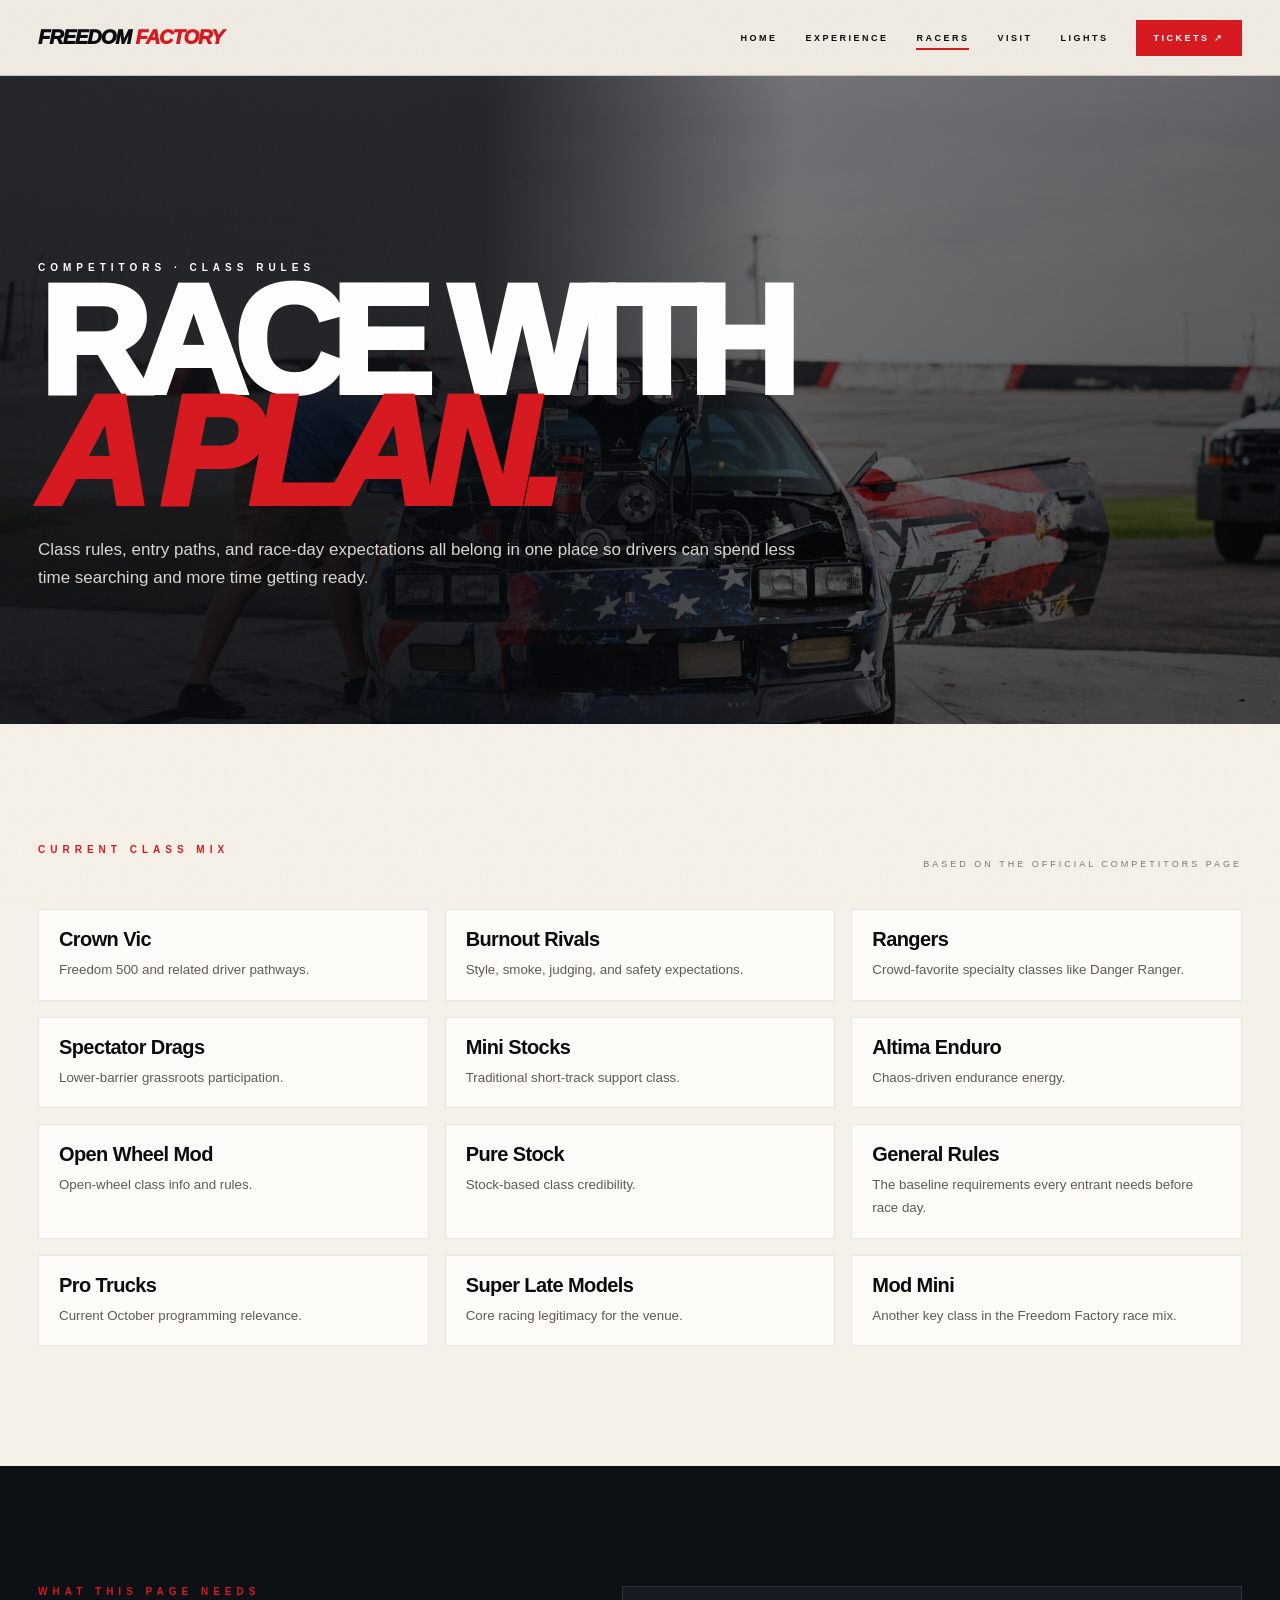
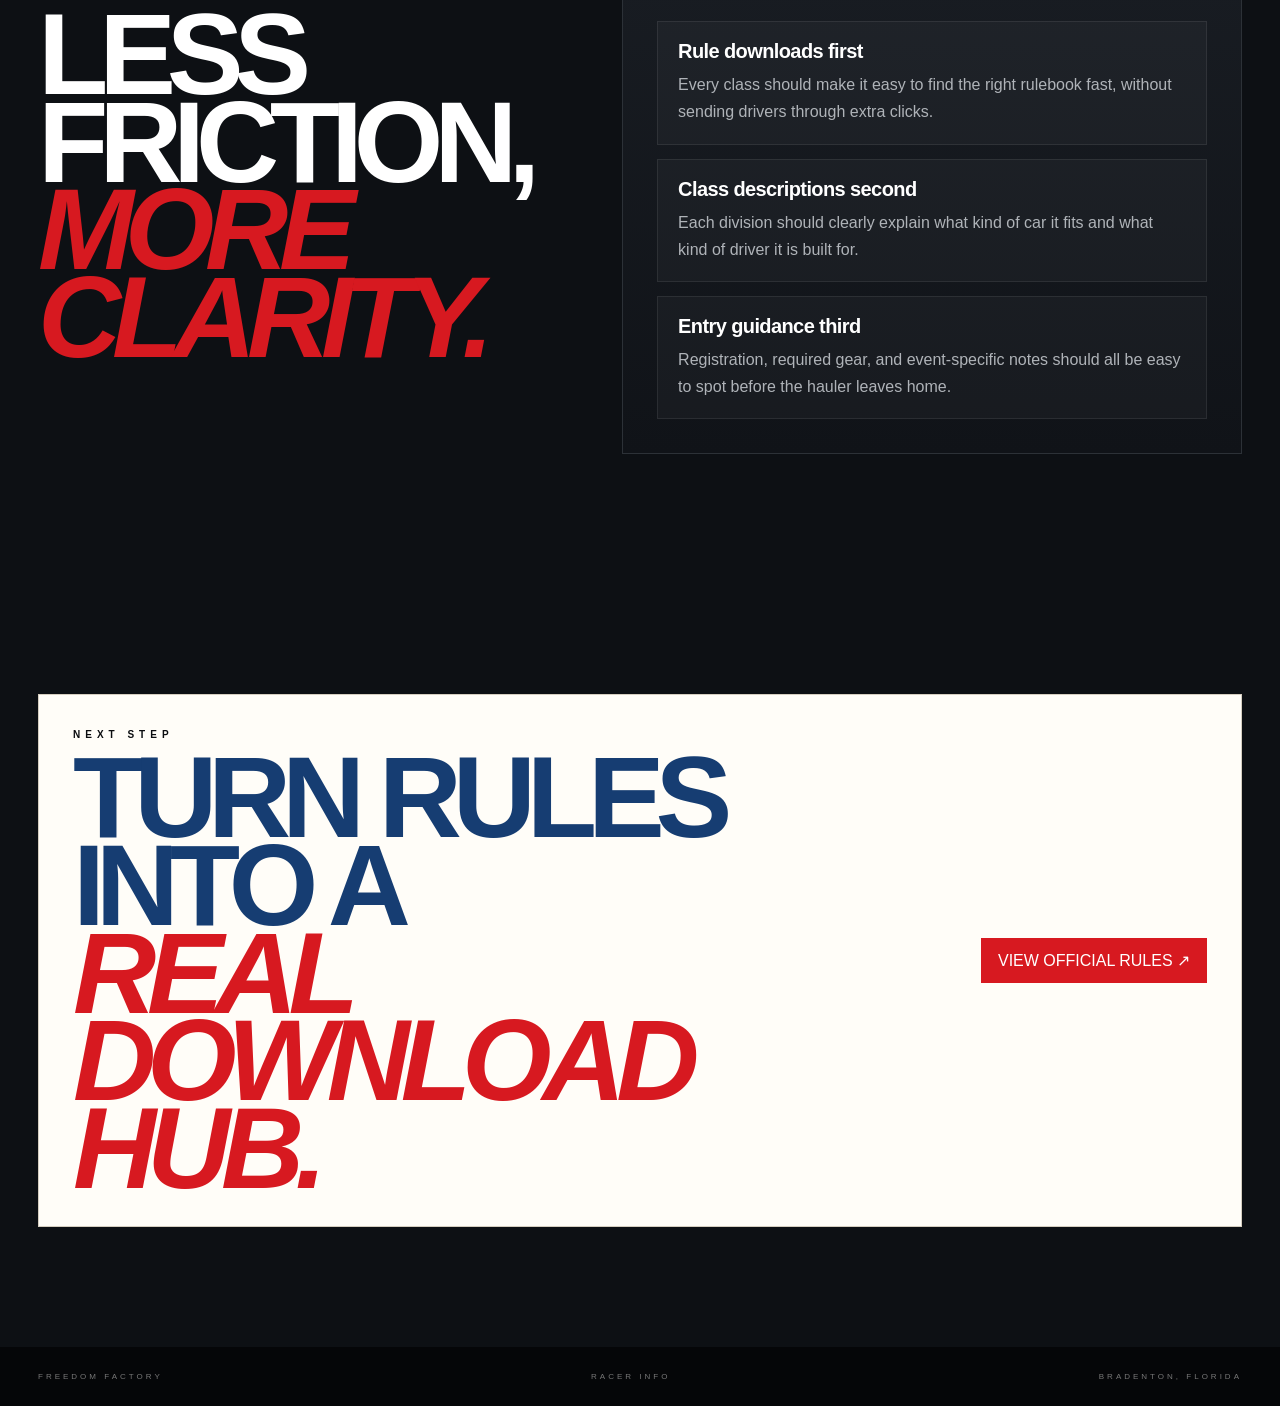
<file: racers.html>
<!doctype html>
<html lang="en">
<head>
<meta charset="utf-8">
<meta name="viewport" content="width=device-width,initial-scale=1">
<meta name="theme-color" content="#efebe2">
<title>Racers — Freedom Factory</title>
<link rel="stylesheet" href="styles.css">
</head>
<body class="subpage">
<div class="grain"></div>
<header class="nav">
  <a class="brand" href="index.html">FREEDOM <span>FACTORY</span></a>
  <nav class="site-nav">
    <a href="index.html" data-page="index.html">HOME</a>
    <a href="driving-experience.html" data-page="driving-experience.html">EXPERIENCE</a>
    <a href="racers.html" data-page="racers.html">RACERS</a>
    <a href="visit.html" data-page="visit.html">VISIT</a>
    <a href="lights-festival.html" data-page="lights-festival.html">LIGHTS</a>
    <a class="ticket" href="https://tickets.thefoat.com/FreedomFactory" target="_blank" rel="noopener">TICKETS ↗</a>
  </nav>
  <button class="menu" aria-label="Toggle menu" aria-expanded="false" aria-controls="site-nav-panel"><span></span><span></span></button>
</header>
<div class="progress"><i></i></div>

<main class="subpage-main">
<section class="page-hero">
  <div class="page-hero-image" style="background-image:linear-gradient(0deg,rgba(0,0,0,.18),rgba(0,0,0,.18)),url('assets/burnout-real.jpg')"></div>
  <div class="page-hero-shade"></div>
  <div class="page-hero-copy">
    <p class="kicker">COMPETITORS · CLASS RULES</p>
    <h1>RACE WITH<br><em>A PLAN.</em></h1>
    <p class="lead">Class rules, entry paths, and race-day expectations all belong in one place so drivers can spend less time searching and more time getting ready.</p>
  </div>
</section>

<section class="page-section light">
  <div class="page-grid">
    <div class="head split"><p class="kicker red">CURRENT CLASS MIX</p><span>BASED ON THE OFFICIAL COMPETITORS PAGE</span></div>
    <div class="download-grid">
      <article><strong>Crown Vic</strong><small>Freedom 500 and related driver pathways.</small></article>
      <article><strong>Burnout Rivals</strong><small>Style, smoke, judging, and safety expectations.</small></article>
      <article><strong>Rangers</strong><small>Crowd-favorite specialty classes like Danger Ranger.</small></article>
      <article><strong>Spectator Drags</strong><small>Lower-barrier grassroots participation.</small></article>
      <article><strong>Mini Stocks</strong><small>Traditional short-track support class.</small></article>
      <article><strong>Altima Enduro</strong><small>Chaos-driven endurance energy.</small></article>
      <article><strong>Open Wheel Mod</strong><small>Open-wheel class info and rules.</small></article>
      <article><strong>Pure Stock</strong><small>Stock-based class credibility.</small></article>
      <article><strong>General Rules</strong><small>The baseline requirements every entrant needs before race day.</small></article>
      <article><strong>Pro Trucks</strong><small>Current October programming relevance.</small></article>
      <article><strong>Super Late Models</strong><small>Core racing legitimacy for the venue.</small></article>
      <article><strong>Mod Mini</strong><small>Another key class in the Freedom Factory race mix.</small></article>
    </div>
  </div>
</section>

<section class="page-section dark">
  <div class="page-grid page-two-col">
    <div>
      <p class="kicker red">WHAT THIS PAGE NEEDS</p>
      <h2>LESS FRICTION,<br><em>MORE CLARITY.</em></h2>
    </div>
    <div class="page-panel">
      <div class="faq-list">
        <article><strong>Rule downloads first</strong><p>Every class should make it easy to find the right rulebook fast, without sending drivers through extra clicks.</p></article>
        <article><strong>Class descriptions second</strong><p>Each division should clearly explain what kind of car it fits and what kind of driver it is built for.</p></article>
        <article><strong>Entry guidance third</strong><p>Registration, required gear, and event-specific notes should all be easy to spot before the hauler leaves home.</p></article>
      </div>
    </div>
  </div>
</section>

<section class="page-cta">
  <div class="page-grid">
    <div class="page-panel">
      <div>
        <p class="kicker red">NEXT STEP</p>
        <h2>TURN RULES INTO A<br><em>REAL DOWNLOAD HUB.</em></h2>
      </div>
      <a class="primary" href="https://www.freedomfactoryusa.com/competitors" target="_blank" rel="noopener">VIEW OFFICIAL RULES ↗</a>
    </div>
  </div>
</section>
</main>
<footer><span>FREEDOM FACTORY</span><span>RACER INFO</span><span>BRADENTON, FLORIDA</span></footer>
<script src="main.js"></script>
</body>
</html>
</file>
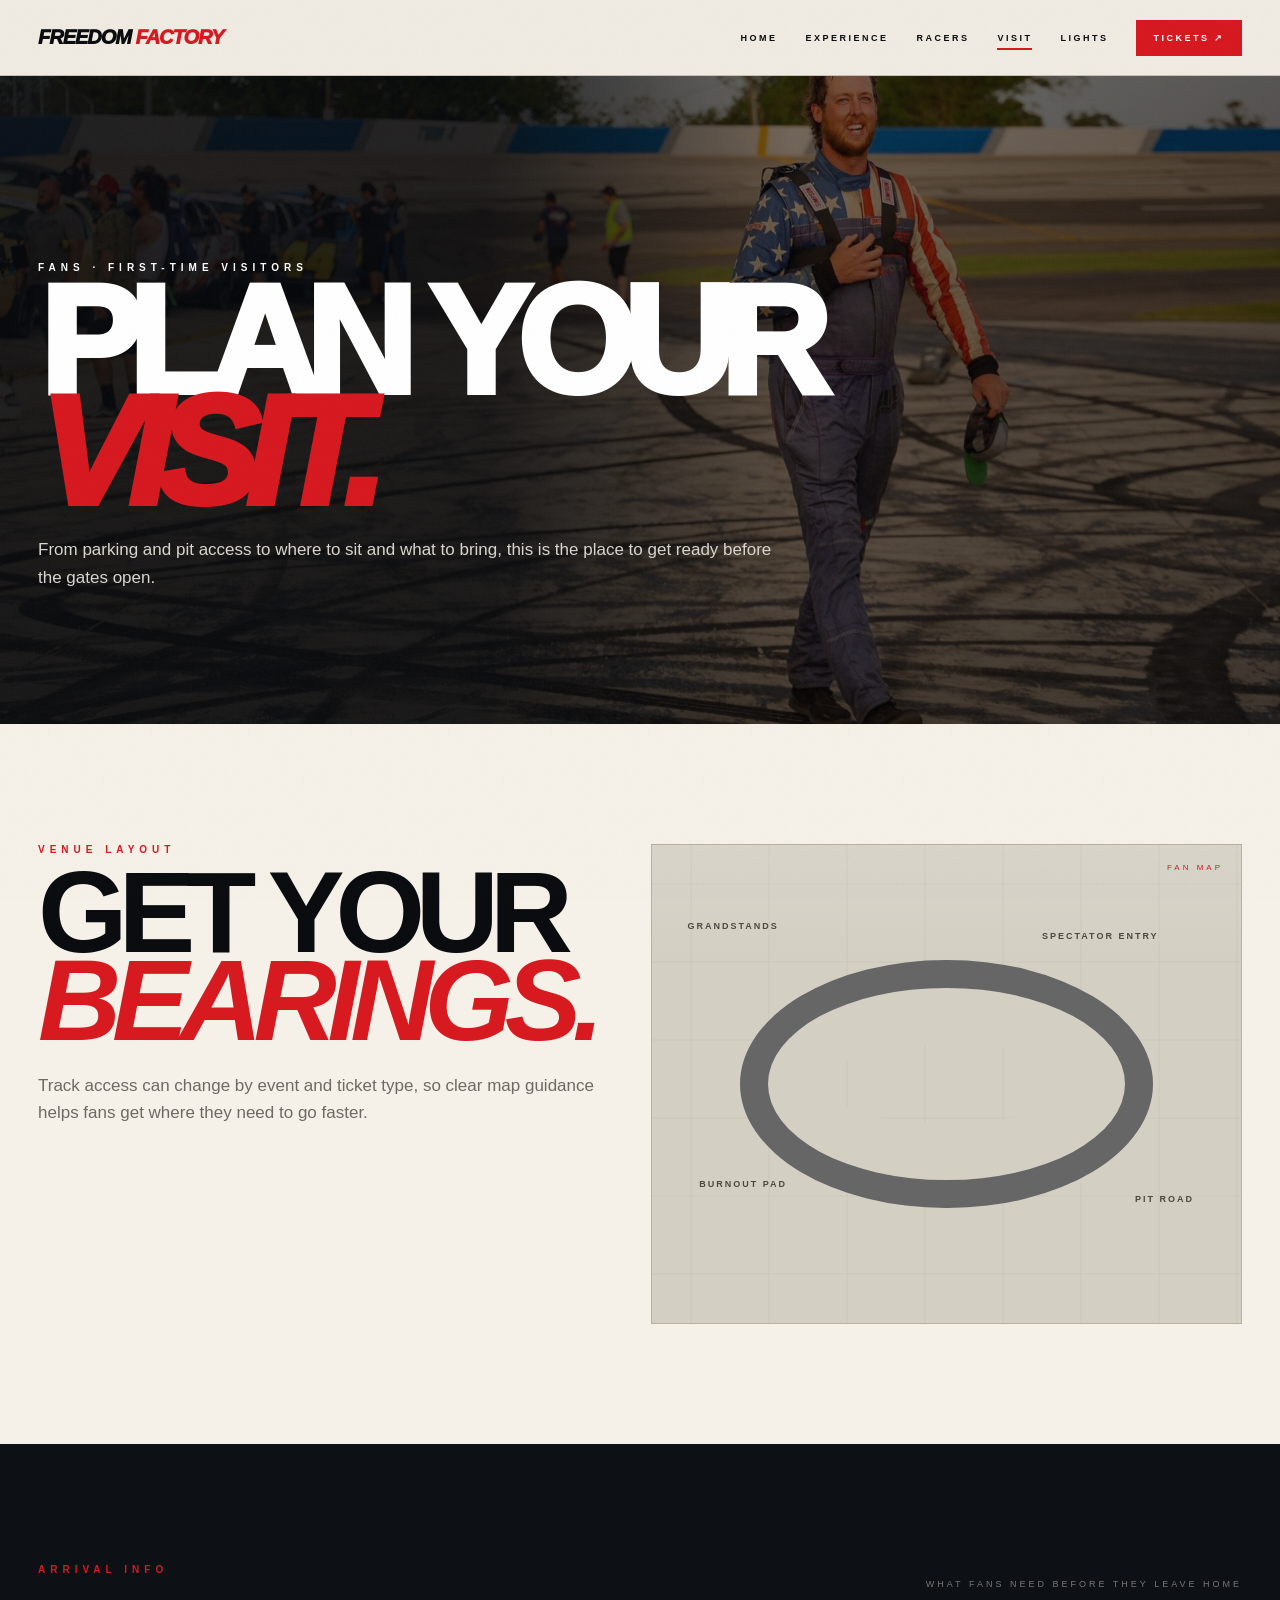
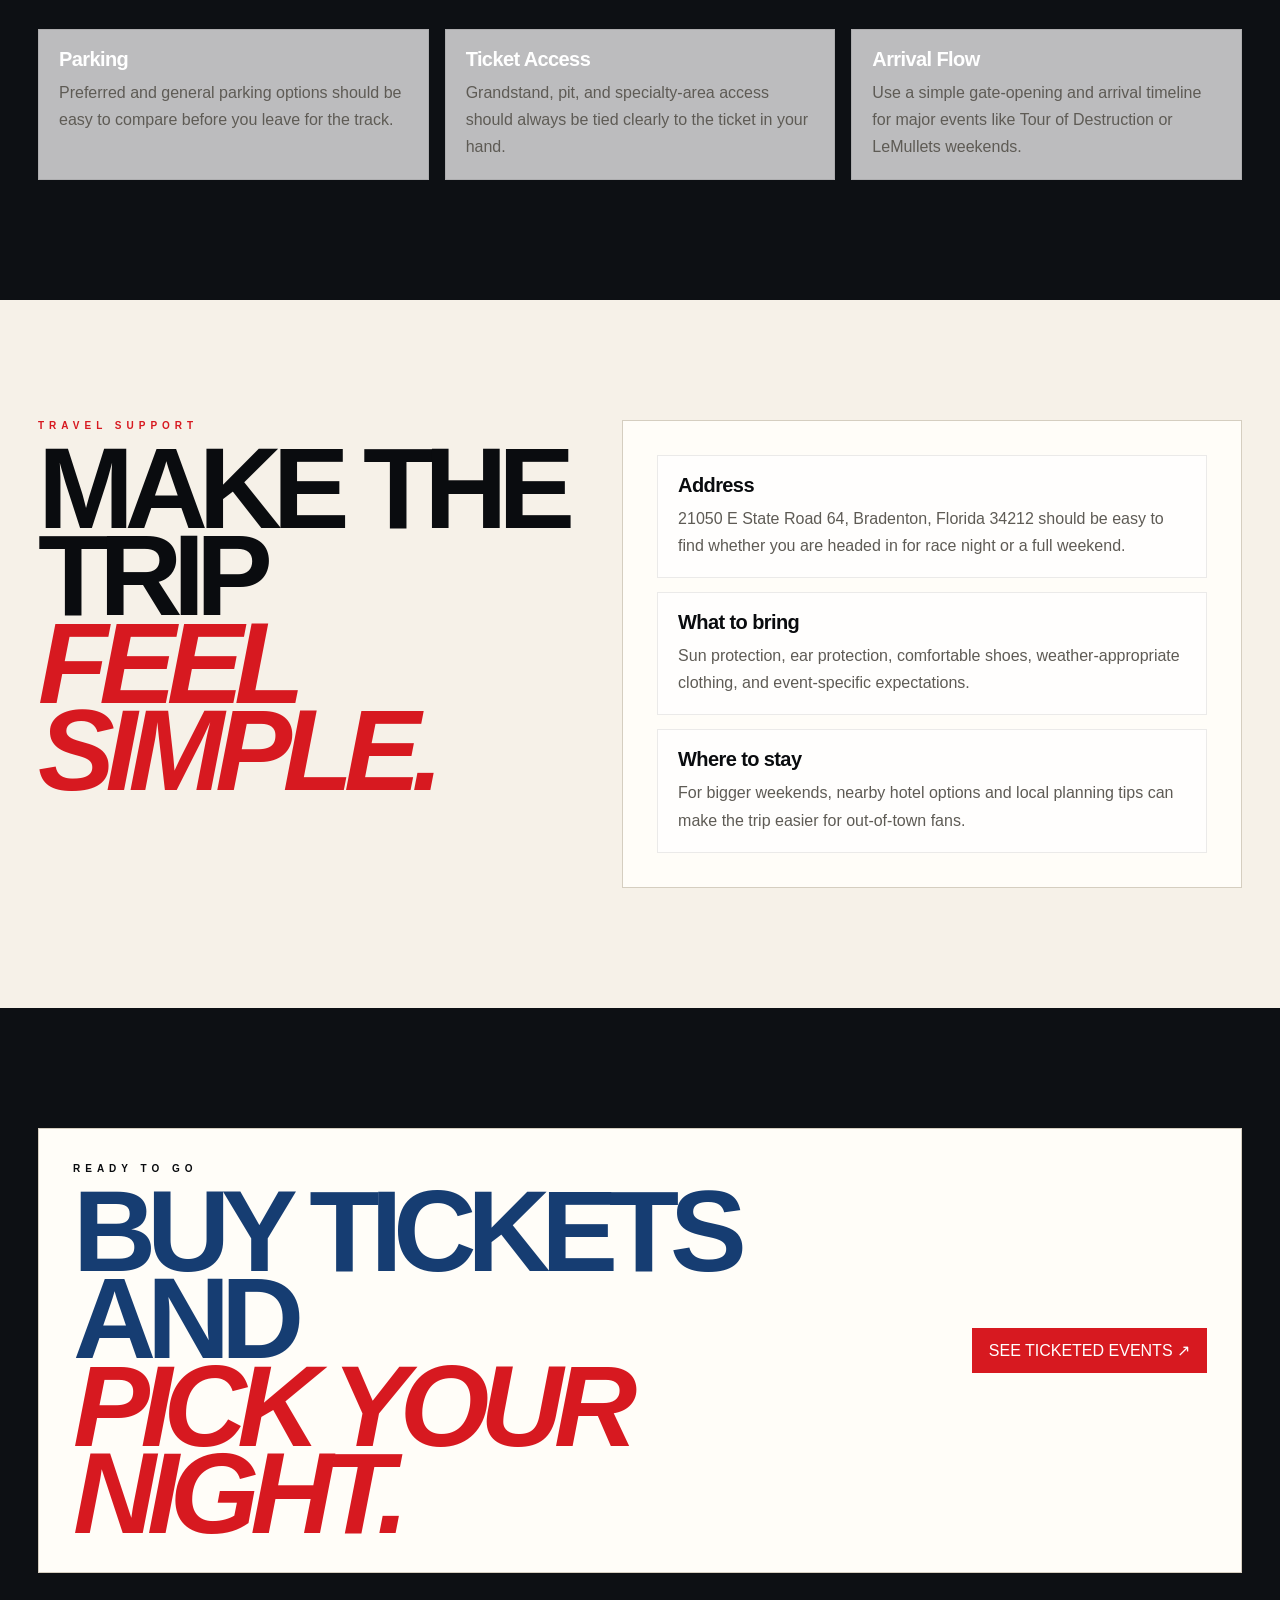
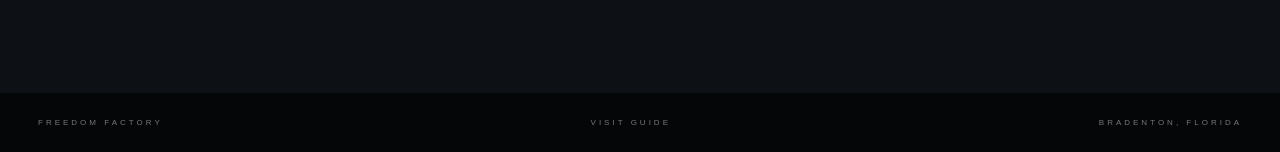
<file: visit.html>
<!doctype html>
<html lang="en">
<head>
<meta charset="utf-8">
<meta name="viewport" content="width=device-width,initial-scale=1">
<meta name="theme-color" content="#efebe2">
<title>Visit — Freedom Factory</title>
<link rel="stylesheet" href="styles.css">
</head>
<body class="subpage">
<div class="grain"></div>
<header class="nav">
  <a class="brand" href="index.html">FREEDOM <span>FACTORY</span></a>
  <nav class="site-nav">
    <a href="index.html" data-page="index.html">HOME</a>
    <a href="driving-experience.html" data-page="driving-experience.html">EXPERIENCE</a>
    <a href="racers.html" data-page="racers.html">RACERS</a>
    <a href="visit.html" data-page="visit.html">VISIT</a>
    <a href="lights-festival.html" data-page="lights-festival.html">LIGHTS</a>
    <a class="ticket" href="https://tickets.thefoat.com/FreedomFactory" target="_blank" rel="noopener">TICKETS ↗</a>
  </nav>
  <button class="menu" aria-label="Toggle menu" aria-expanded="false" aria-controls="site-nav-panel"><span></span><span></span></button>
</header>
<div class="progress"><i></i></div>

<main class="subpage-main">
<section class="page-hero">
  <div class="page-hero-image" style="background-image:linear-gradient(0deg,rgba(0,0,0,.2),rgba(0,0,0,.2)),url('assets/event-track.jpg')"></div>
  <div class="page-hero-shade"></div>
  <div class="page-hero-copy">
    <p class="kicker">FANS · FIRST-TIME VISITORS</p>
    <h1>PLAN YOUR<br><em>VISIT.</em></h1>
    <p class="lead">From parking and pit access to where to sit and what to bring, this is the place to get ready before the gates open.</p>
  </div>
</section>

<section class="page-section light" id="map">
  <div class="page-grid page-two-col">
    <div>
      <p class="kicker red">VENUE LAYOUT</p>
      <h2>GET YOUR<br><em>BEARINGS.</em></h2>
      <p class="lead">Track access can change by event and ticket type, so clear map guidance helps fans get where they need to go faster.</p>
    </div>
    <div class="page-map">
      <div class="map-oval"></div>
      <span class="m1">GRANDSTANDS</span>
      <span class="m2">PIT ROAD</span>
      <span class="m3">BURNOUT PAD</span>
      <span class="m4">SPECTATOR ENTRY</span>
      <small>FAN MAP</small>
    </div>
  </div>
</section>

<section class="page-section dark" id="parking">
  <div class="page-grid">
    <div class="head split"><p class="kicker red">ARRIVAL INFO</p><span>WHAT FANS NEED BEFORE THEY LEAVE HOME</span></div>
    <div class="detail-cards">
      <article><strong>Parking</strong><p>Preferred and general parking options should be easy to compare before you leave for the track.</p></article>
      <article><strong>Ticket Access</strong><p>Grandstand, pit, and specialty-area access should always be tied clearly to the ticket in your hand.</p></article>
      <article><strong>Arrival Flow</strong><p>Use a simple gate-opening and arrival timeline for major events like Tour of Destruction or LeMullets weekends.</p></article>
    </div>
  </div>
</section>

<section class="page-section light" id="bring">
  <div class="page-grid page-two-col">
    <div>
      <p class="kicker red">TRAVEL SUPPORT</p>
      <h2>MAKE THE TRIP<br><em>FEEL SIMPLE.</em></h2>
    </div>
    <div class="page-panel">
      <div class="hotel-list">
        <article><strong>Address</strong><p>21050 E State Road 64, Bradenton, Florida 34212 should be easy to find whether you are headed in for race night or a full weekend.</p></article>
        <article><strong>What to bring</strong><p>Sun protection, ear protection, comfortable shoes, weather-appropriate clothing, and event-specific expectations.</p></article>
        <article><strong>Where to stay</strong><p>For bigger weekends, nearby hotel options and local planning tips can make the trip easier for out-of-town fans.</p></article>
      </div>
    </div>
  </div>
</section>

<section class="page-cta">
  <div class="page-grid">
    <div class="page-panel">
      <div>
        <p class="kicker red">READY TO GO</p>
        <h2>BUY TICKETS AND<br><em>PICK YOUR NIGHT.</em></h2>
      </div>
      <a class="primary" href="https://tickets.thefoat.com/FreedomFactory" target="_blank" rel="noopener">SEE TICKETED EVENTS ↗</a>
    </div>
  </div>
</section>
</main>
<footer><span>FREEDOM FACTORY</span><span>VISIT GUIDE</span><span>BRADENTON, FLORIDA</span></footer>
<script src="main.js"></script>
</body>
</html>
</file>
<file: styles.css>
:root{
  --red:#d71920;
  --blue:#163d72;
  --cream:#efebe2;
  --cream-deep:#ddd7cb;
  --ink:#0a0c0f;
  --steel:#2b2f34;
  --track:#232629;
  --max:1450px;
  --nav-h:76px;
}
*{box-sizing:border-box}
html{scroll-behavior:smooth;scroll-padding-top:calc(var(--nav-h) + 18px)}
body{
  margin:0;
  background:var(--cream);
  color:var(--ink);
  font-family:Arial,Helvetica,sans-serif;
  overflow-x:hidden;
}
body.nav-open{overflow:hidden}
a{text-decoration:none;color:inherit}
.holiday-lights{
  position:fixed;
  z-index:98;
  pointer-events:none;
  display:flex;
  gap:18px;
}
.holiday-lights.top{
  top:2px;
  left:24px;
  right:24px;
  justify-content:space-between;
}
.holiday-lights.side{
  top:108px;
  bottom:30px;
  width:22px;
  flex-direction:column;
  justify-content:space-between;
}
.holiday-lights.left{left:8px}
.holiday-lights.right{right:8px}
.bulb{
  width:12px;
  height:18px;
  border-radius:10px 10px 8px 8px;
  position:relative;
  box-shadow:0 0 12px currentColor;
  animation:twinkle 2.4s ease-in-out infinite;
}
.bulb::before{
  content:"";
  position:absolute;
  top:-5px;
  left:3px;
  width:6px;
  height:6px;
  border-radius:2px;
  background:#233047;
}
.b1{background:#ff4a4a;color:#ff4a4a;animation-delay:.1s}
.b2{background:#ffd256;color:#ffd256;animation-delay:.5s}
.b3{background:#42e08b;color:#42e08b;animation-delay:.9s}
.b4{background:#4dc9ff;color:#4dc9ff;animation-delay:1.2s}
.b5{background:#ff77d7;color:#ff77d7;animation-delay:1.6s}
@keyframes twinkle{
  0%,100%{opacity:.45;transform:scale(.94)}
  50%{opacity:1;transform:scale(1.06)}
}
.subpage{
  background:#f2eee5;
}
.subpage .brand,
.subpage .site-nav a{color:var(--ink)}
.subpage-main{
  padding-top:var(--nav-h);
}
.page-hero{
  min-height:72svh;
  position:relative;
  overflow:hidden;
  color:#fff;
  display:grid;
  align-items:end;
  padding:130px 0 60px;
  background:#0e1218;
}
.page-hero-image,
.page-hero-shade{
  position:absolute;
  inset:0;
}
.page-hero-image{
  background-size:cover;
  background-position:center;
  transform:scale(1.04);
}
.page-hero-shade{
  background:
    linear-gradient(90deg,rgba(7,10,14,.82) 0 38%,rgba(7,10,14,.36) 62%,rgba(7,10,14,.48) 100%),
    linear-gradient(0deg,rgba(0,0,0,.36),rgba(0,0,0,.12));
}
.page-hero-copy{
  position:relative;
  z-index:2;
  width:min(var(--max),calc(100% - 76px));
  margin:auto;
}
.page-hero-copy h1{
  font-size:clamp(72px,12vw,180px);
  margin-bottom:16px;
}
.page-hero-copy .lead{
  color:#dad6cf;
  max-width:760px;
}
.page-section{
  padding:120px 0;
}
.page-section.dark{
  background:#0d1014;
  color:#fff;
}
.page-section.light{
  background:#f6f1e8;
}
.page-grid{
  width:min(var(--max),calc(100% - 76px));
  margin:auto;
}
.page-two-col{
  display:grid;
  grid-template-columns:.92fr 1.08fr;
  gap:56px;
  align-items:start;
}
.page-panel{
  background:#fffdf8;
  border:1px solid #d5cec0;
  padding:34px;
}
.dark .page-panel{
  background:linear-gradient(180deg,#181c22,#101318);
  border-color:#2c3137;
}
.bullet-list,
.faq-list,
.hotel-list,
.timeline-list{
  display:grid;
  gap:14px;
}
.bullet-list span,
.faq-list article,
.hotel-list article,
.timeline-list article,
.download-grid article,
.detail-cards article{
  padding:18px 20px;
  border:1px solid rgba(0,0,0,.08);
  background:rgba(255,255,255,.72);
}
.dark .bullet-list span,
.dark .faq-list article,
.dark .timeline-list article{
  border-color:rgba(255,255,255,.08);
  background:rgba(255,255,255,.03);
}
.bullet-list span{
  font-size:10px;
  letter-spacing:3px;
  font-weight:900;
}
.faq-list article strong,
.download-grid strong,
.detail-cards strong,
.hotel-list strong,
.timeline-list strong{
  display:block;
  margin-bottom:8px;
  font-size:20px;
  letter-spacing:-.03em;
}
.faq-list article p,
.download-grid small,
.detail-cards p,
.hotel-list p,
.timeline-list p{
  margin:0;
  line-height:1.7;
  color:#5e5b55;
}
.dark .faq-list article p,
.dark .timeline-list p{
  color:#afb3b8;
}
.download-grid,
.detail-cards{
  display:grid;
  grid-template-columns:repeat(3,1fr);
  gap:16px;
}
.mini-actions{
  display:flex;
  gap:18px;
  align-items:center;
  margin-top:26px;
}
.mini-actions a:last-child{
  font-size:10px;
  letter-spacing:3px;
  font-weight:900;
  border-bottom:2px solid var(--red);
  padding-bottom:8px;
}
.page-map{
  min-height:480px;
  position:relative;
  overflow:hidden;
  background:
    linear-gradient(180deg,rgba(255,255,255,.12),transparent 24%),
    #d4cfc3;
  border:1px solid #b8b09d;
}
.page-map::before{
  content:"";
  position:absolute;
  inset:0;
  background:
    linear-gradient(transparent 48%,rgba(0,0,0,.03) 50%,transparent 52%),
    linear-gradient(90deg,transparent 48%,rgba(0,0,0,.03) 50%,transparent 52%);
  background-size:78px 78px;
}
.page-map .map-oval{position:absolute;width:70%;height:52%;left:15%;top:24%;border:28px solid #666;border-radius:50%;box-shadow:inset 0 0 0 56px #d4cfc3}
.page-map span{position:absolute;font-size:9px;letter-spacing:2px;color:#4d4940;font-weight:900}
.page-map .m1{left:6%;top:16%}
.page-map .m2{right:8%;bottom:25%}
.page-map .m3{left:8%;bottom:28%}
.page-map .m4{right:14%;top:18%}
.page-map small{position:absolute;right:18px;top:18px;color:var(--red);font-size:8px;letter-spacing:3px}
.page-cta{
  padding:120px 0;
  background:#0d1014;
  color:#fff;
}
.page-cta .page-panel{
  display:grid;
  grid-template-columns:1fr auto;
  align-items:center;
  gap:30px;
  color:var(--ink);
}
.page-cta .page-panel p{color:inherit}
.page-cta .page-panel h2{
  color:var(--blue);
}
.page-cta .page-panel h2 em{
  color:var(--red);
}
.lights-page .holiday-lights.top{display:flex}
.lights-page .holiday-lights.side{display:flex}
.grain{
  position:fixed;
  inset:0;
  z-index:100;
  pointer-events:none;
  opacity:.035;
  background-image:url("data:image/svg+xml,%3Csvg xmlns='http://www.w3.org/2000/svg' width='100' height='100'%3E%3Cfilter id='n'%3E%3CfeTurbulence baseFrequency='.7' numOctaves='3' stitchTiles='stitch'/%3E%3C/filter%3E%3Crect width='100%25' height='100%25' filter='url(%23n)'/%3E%3C/svg%3E");
}
.nav{
  position:fixed;
  z-index:90;
  top:0;
  left:0;
  right:0;
  height:var(--nav-h);
  padding:0 38px;
  display:flex;
  align-items:center;
  justify-content:space-between;
  background:rgba(239,235,226,.88);
  backdrop-filter:blur(12px);
  border-bottom:1px solid #c8c3b8;
}
.brand{
  font-weight:1000;
  font-style:italic;
  font-size:20px;
  line-height:.75;
  letter-spacing:-1px;
  position:relative;
  z-index:2;
}
.brand span{color:var(--red)}
.site-nav{
  display:flex;
  gap:28px;
  align-items:center;
  font-size:9px;
  letter-spacing:2.5px;
  font-weight:900;
}
.site-nav a{position:relative;padding:10px 0}
.site-nav a:not(.ticket)::after{
  content:"";
  position:absolute;
  left:0;
  bottom:3px;
  width:0;
  height:2px;
  background:var(--red);
  transition:width .2s ease;
}
.site-nav a:hover::after,
.site-nav a.active::after{width:100%}
.ticket,
.primary{
  background:var(--red);
  color:#fff!important;
  padding:13px 17px!important;
}
.menu{
  display:none;
  border:0;
  background:none;
  padding:0;
  position:relative;
  z-index:2;
}
.menu span{
  display:block;
  width:25px;
  height:1px;
  background:#111;
  margin:6px;
  transition:transform .25s ease,opacity .25s ease;
}
body.nav-open .menu span:first-child{transform:translateY(7px) rotate(45deg)}
body.nav-open .menu span:last-child{transform:translateY(-7px) rotate(-45deg)}
.progress{
  position:fixed;
  z-index:95;
  top:var(--nav-h);
  left:0;
  right:0;
  height:3px;
}
.progress i{
  display:block;
  height:100%;
  width:0;
  background:var(--red);
}
.wrap{width:min(var(--max),calc(100% - 76px));margin:auto}
.kicker{font-size:10px;letter-spacing:5px;font-weight:900;margin:0 0 14px}
.red{color:var(--red)}
h1,h2,h3{position:relative;z-index:2}
h1{
  font-size:clamp(85px,15vw,220px);
  line-height:.72;
  letter-spacing:-.09em;
  margin:0;
  font-weight:1000;
}
h1 em,h2 em,h3 em{font-style:italic;color:var(--red)}
h2{
  font-size:clamp(70px,9vw,135px);
  line-height:.76;
  letter-spacing:-.08em;
  margin:0;
}
.lead{max-width:650px;color:#6d6a63;line-height:1.6;font-size:17px;margin-top:28px}
main section[id]{scroll-margin-top:calc(var(--nav-h) + 20px)}

.hero{
  height:100svh;
  min-height:720px;
  position:relative;
  overflow:hidden;
  background:#0d1117;
  color:#fff;
}
.hero-bg,
.track-bg,
.final-bg{
  position:absolute;
  inset:0;
  overflow:hidden;
}
.hero-bg{
  background:
    linear-gradient(90deg,rgba(8,11,16,.82) 0 34%,rgba(8,11,16,.32) 58%,rgba(8,11,16,.18) 100%),
    linear-gradient(0deg,rgba(0,0,0,.32),rgba(0,0,0,.32)),
    url("assets/cleetus-burnout.jpg") 74% 48% / cover no-repeat;
}
.hero-haze{
  position:absolute;
  inset:0;
  background:
    radial-gradient(circle at 16% 22%,rgba(255,255,255,.06),transparent 16%),
    radial-gradient(circle at 68% 36%,rgba(255,255,255,.08),transparent 18%),
    radial-gradient(circle at 88% 62%,rgba(255,255,255,.15),transparent 20%);
}
.hero-lights{
  position:absolute;
  right:18%;
  bottom:24%;
  width:22vw;
  min-width:180px;
  aspect-ratio:1;
  border-radius:50%;
  background:radial-gradient(circle,rgba(255,239,202,.28),rgba(255,201,120,.14) 34%,transparent 66%);
  filter:blur(14px);
}
.hero-car{display:none}
.hero-smoke{
  position:absolute;
  right:-8%;
  bottom:0;
  width:42vw;
  min-width:280px;
  height:38vh;
  background:
    radial-gradient(circle at 22% 40%,rgba(255,255,255,.42),transparent 28%),
    radial-gradient(circle at 45% 55%,rgba(255,255,255,.28),transparent 30%),
    radial-gradient(circle at 72% 48%,rgba(255,255,255,.2),transparent 28%);
  filter:blur(30px);
  opacity:.62;
}
.hero-shade{
  position:absolute;
  inset:0;
  background:linear-gradient(90deg,rgba(0,0,0,.8),transparent 72%),linear-gradient(0deg,rgba(0,0,0,.65),transparent 65%);
}
.hero-copy{
  position:absolute;
  z-index:2;
  left:max(38px,calc((100% - var(--max))/2));
  top:50%;
  transform:translateY(-45%);
}
.sub{font-size:10px;letter-spacing:4px;font-weight:900;margin-top:34px}
.scroll-cue{
  position:absolute;
  z-index:3;
  left:max(38px,calc((100% - var(--max))/2));
  bottom:36px;
  font-size:9px;
  letter-spacing:3px;
  font-weight:900;
}
.scroll-cue b{font-size:18px;color:var(--red);margin-left:14px}
.finish{
  position:absolute;
  z-index:3;
  bottom:0;
  left:0;
  right:0;
  height:7px;
  background:repeating-linear-gradient(90deg,#fff 0 45px,var(--red) 45px 90px);
}

.barrier{
  height:58px;
  background:linear-gradient(#aaa69d,#77736c);
  color:#eee;
  display:flex;
  align-items:center;
  gap:22px;
  padding:0 max(38px,calc((100% - var(--max))/2));
  font-size:10px;
  letter-spacing:4px;
  box-shadow:inset 0 7px #ffffff26,inset 0 -8px #0002;
}
.barrier span{font-size:20px;color:var(--red)}
.barrier i{height:4px;flex:1;background:repeating-linear-gradient(90deg,var(--red) 0 35px,#eee 35px 70px)}
.events{background:var(--cream);padding-bottom:120px}
.events .wrap{padding-top:85px}
.event-hero{
  margin-top:65px;
  min-height:540px;
  background:#101216;
  color:#fff;
  display:grid;
  grid-template-columns:1fr 1fr;
  overflow:hidden;
}
.event-copy{padding:65px;display:flex;justify-content:center;flex-direction:column}
.event-copy small{letter-spacing:4px;color:var(--red);font-weight:900}
.event-copy h3{font-size:clamp(60px,7vw,100px);line-height:.74;letter-spacing:-.08em;margin:20px 0}
.event-copy p{font-size:9px;letter-spacing:3px;color:#aaa}
.event-copy div{display:flex;gap:28px;align-items:center;margin-top:25px;font-size:9px;letter-spacing:3px;font-weight:900}
.event-copy div a:not(.primary){border-bottom:2px solid var(--red);padding-bottom:7px}
.event-art{
  position:relative;
  overflow:hidden;
  background:
    linear-gradient(0deg,rgba(13,15,18,.2),rgba(13,15,18,.2)),
    url("assets/event-track.jpg") center center / cover no-repeat;
}
.event-art::after{
  content:"";
  position:absolute;
  inset:0;
  background:
    linear-gradient(90deg,rgba(16,18,22,.12),transparent 40%),
    linear-gradient(0deg,rgba(0,0,0,.36),transparent 45%);
}
.event-sky,.event-ground,.silhouette{display:none}
.art-label{
  position:absolute;
  z-index:3;
  top:25px;
  right:25px;
  font-size:8px;
  letter-spacing:3px;
  color:#fff;
  padding:8px 10px;
  background:rgba(10,12,15,.45);
  border:1px solid rgba(255,255,255,.14);
}

.calendar{background:#0b0d10;color:#fff;padding:125px 0}
.head{display:flex;justify-content:space-between;align-items:end;margin-bottom:40px}
.head.split{gap:24px}
.head span{font-size:9px;letter-spacing:3px;color:#777}
.rows{border-top:1px solid #34363a}
.rows a{
  display:grid;
  grid-template-columns:170px 1fr 250px;
  align-items:center;
  border-bottom:1px solid #34363a;
  padding:21px 0;
  transition:background .2s ease,padding-left .2s ease,border-left-color .2s ease;
}
.rows a:hover,.rows .selected{background:#d7192018;padding-left:16px;border-left:3px solid var(--red)}
.rows time{font-size:9px;letter-spacing:3px;color:#777}
.rows time b{font-size:30px;color:#fff;margin-left:8px}
.rows strong{font-size:16px}
.rows small{font-size:8px;letter-spacing:2px;color:#777}
.highlights{
  padding:110px 0 125px;
  background:linear-gradient(180deg,#0b0d10,#16191d);
  color:#fff;
}
.highlight-grid{
  display:grid;
  grid-template-columns:repeat(3,1fr);
  gap:2px;
  background:#2a2d31;
}
.highlight-grid article{
  background:#101216;
  min-height:320px;
  padding:34px;
  display:flex;
  flex-direction:column;
  justify-content:space-between;
}
.highlight-grid small,
.rule-grid small,
.visit-detail-grid small{
  font-size:8px;
  letter-spacing:3px;
  color:#8f9398;
}
.highlight-grid h3{
  font-size:42px;
  line-height:.84;
  letter-spacing:-.06em;
  margin:16px 0;
}
.highlight-grid p{color:#b2b4b8;line-height:1.6;max-width:32ch}
.highlight-grid a,
.rule-note,
.contact-actions a:last-child{
  font-size:10px;
  letter-spacing:3px;
  font-weight:900;
}
.highlight-grid b,
.visit-links b{color:var(--red)}

.track{
  height:100svh;
  min-height:720px;
  position:relative;
  overflow:hidden;
  background:#111;
  color:#fff;
}
.track-bg{
  background:
    linear-gradient(90deg,rgba(8,10,14,.7) 0 26%,rgba(8,10,14,.26) 55%,rgba(8,10,14,.52) 100%),
    linear-gradient(0deg,rgba(0,0,0,.16),rgba(0,0,0,.16)),
    url("assets/burnout-real.jpg") 50% 58% / cover no-repeat;
}
.track-grid{
  position:absolute;
  inset:0;
  background:linear-gradient(180deg,rgba(255,255,255,.05),transparent 28%);
  opacity:.42;
}
.track-apron{
  position:absolute;
  left:-6%;
  right:-8%;
  bottom:-12%;
  height:48%;
  background:linear-gradient(180deg,rgba(12,14,17,0),rgba(12,14,17,.8) 52%,rgba(12,14,17,.96) 100%);
  transform:none;
}
.track-apron::after{
  content:"";
  position:absolute;
  top:50%;
  left:8%;
  right:8%;
  height:4px;
  background:repeating-linear-gradient(90deg,rgba(238,238,238,.75) 0 75px,transparent 75px 150px);
  opacity:.28;
}
.track-corner{
  position:absolute;
  width:78%;
  height:88%;
  right:-18%;
  bottom:-30%;
  border:140px solid rgba(8,10,14,.38);
  border-left-color:transparent;
  border-top-color:transparent;
  border-radius:50%;
  transform:rotate(-8deg);
}
.track-rubber{
  position:absolute;
  width:54%;
  height:22%;
  right:14%;
  bottom:18%;
  background:
    repeating-linear-gradient(90deg,rgba(0,0,0,.18) 0 32px,transparent 32px 64px),
    radial-gradient(circle at 20% 50%,rgba(255,255,255,.04),transparent 35%);
  opacity:.22;
  transform:rotate(-8deg);
  filter:blur(.4px);
}
.track-shade{position:absolute;inset:0;background:linear-gradient(90deg,#000c,transparent 70%),linear-gradient(0deg,#000b,transparent 60%)}
.track-copy{
  position:absolute;
  z-index:2;
  left:50%;
  bottom:75px;
  transform:translateX(-50%);
  color:#fff;
}
.track-copy h2{margin-top:10px}
.specs{display:flex;gap:50px;margin-top:40px}
.specs span{font-size:8px;letter-spacing:3px;color:#aaa}
.specs b{display:block;color:#fff;font-size:20px;margin-bottom:5px}
.track-line{position:absolute;z-index:2;right:8%;top:20%;font-size:9px;letter-spacing:4px;transform:rotate(-12deg)}
.story{
  padding:135px 0;
  background:#f3efe6;
}
.story-grid{
  display:grid;
  grid-template-columns:.9fr 1.1fr;
  gap:70px;
  align-items:start;
}
.story-copy p{
  margin:0 0 18px;
  color:#54514b;
  line-height:1.75;
  font-size:17px;
}
.story-stats{
  display:grid;
  grid-template-columns:repeat(3,1fr);
  gap:18px;
  margin-top:34px;
}
.story-stats span{
  padding-top:18px;
  border-top:1px solid #c4beb1;
  font-size:9px;
  letter-spacing:3px;
  font-weight:900;
  color:#666158;
}
.story-stats b{
  display:block;
  color:var(--ink);
  font-size:28px;
  letter-spacing:-.05em;
  margin-bottom:8px;
}

.drift{
  height:190vh;
  background:#121416;
  color:#fff;
}
.drift-stage{
  height:100svh;
  position:sticky;
  top:0;
  overflow:hidden;
}
.drift-world{
  position:absolute;
  inset:0;
  overflow:hidden;
  background:
    linear-gradient(90deg,rgba(12,13,16,.78) 0 28%,rgba(12,13,16,.34) 48%,rgba(12,13,16,.62) 100%),
    linear-gradient(0deg,rgba(0,0,0,.2),rgba(0,0,0,.2)),
    url("assets/event-track.jpg") center center / cover no-repeat;
}
.drift-sky{
  position:absolute;
  inset:0;
  background:
    radial-gradient(circle at 18% 24%,rgba(255,255,255,.08),transparent 12%),
    linear-gradient(180deg,rgba(255,255,255,.03),transparent 42%,rgba(14,15,18,.48) 100%);
}
.drift-road{
  position:absolute;
  left:-10%;
  right:-10%;
  bottom:-12%;
  height:67%;
  background:linear-gradient(180deg,rgba(0,0,0,0),rgba(0,0,0,.66) 55%,rgba(0,0,0,.84) 100%);
  transform:skewY(-4deg);
}
.drift-road::after{
  content:"";
  position:absolute;
  top:35%;
  left:0;
  right:0;
  height:4px;
  background:repeating-linear-gradient(90deg,#eee 0 75px,transparent 75px 150px);
  opacity:.45;
}
.drift-lines{
  position:absolute;
  left:0;
  right:0;
  bottom:31%;
  height:2px;
  background:var(--red);
  opacity:.18;
  transform:rotate(-4deg);
}
.tire-marks{
  position:absolute;
  width:52%;
  height:110px;
  left:17%;
  bottom:24%;
  opacity:.16;
  background:
    linear-gradient(90deg,transparent 0 8%,rgba(17,17,17,.38) 8% 10%,transparent 10% 14%,rgba(17,17,17,.32) 14% 16%,transparent 16% 100%);
  transform:rotate(-11deg) scaleX(.92);
  transform-origin:left center;
  filter:blur(.6px);
}
.drift-car{
  position:absolute;
  left:60%;
  bottom:29%;
  width:176px;
  height:78px;
  transform-origin:56% 78%;
  z-index:4;
  opacity:0;
  filter:saturate(.7) brightness(.8);
}
.car-body{
  position:absolute;
  inset:18px 0 10px;
  background:
    linear-gradient(145deg,#efeee9,#76787b 42%,#dad9d4 43%,#787a7e 100%);
  clip-path:polygon(5% 60%,18% 25%,52% 15%,72% 25%,92% 52%,100% 75%,82% 90%,15% 88%);
  box-shadow:0 10px 18px #0008;
}
.car-body::before{
  content:"";
  position:absolute;
  inset:14% 28% 42% 18%;
  background:linear-gradient(180deg,rgba(255,255,255,.4),rgba(255,255,255,.02));
  clip-path:polygon(0 100%,20% 10%,100% 0,88% 100%);
}
.wheel{
  position:absolute;
  width:35px;
  height:35px;
  border-radius:50%;
  background:#111;
  border:7px solid #333;
  bottom:-5px;
}
.w1{left:22px}
.w2{right:20px}
.smoke{
  position:absolute;
  border-radius:50%;
  background:radial-gradient(circle,#eee 0 18%,#d4d4d2 34%,#aaa0 72%);
  filter:blur(18px);
  opacity:0;
  z-index:3;
}
.drift .smoke,
.drift .drift-car,
.drift .car-body,
.drift .wheel{
  display:none;
}
.smoke1{width:210px;height:140px;left:38%;bottom:25%}
.smoke2{width:310px;height:200px;left:28%;bottom:19%}
.smoke3{width:390px;height:260px;left:16%;bottom:13%}
.drift-copy{position:absolute;z-index:5;left:max(38px,calc((100% - var(--max))/2));top:22%}
.drift-copy h2{font-size:clamp(80px,12vw,175px);line-height:.72}
.drift-copy>p:last-child{font-size:9px;letter-spacing:4px;margin-top:28px}
.sequence-note{position:absolute;right:35px;bottom:30px;font-size:8px;letter-spacing:3px;color:#aaa}

.burnout{
  height:190vh;
  background:var(--cream);
  position:relative;
}
.burnout-heading{
  height:70vh;
  min-height:540px;
  padding-top:130px;
}
.burnout-heading h2{font-size:clamp(85px,13vw,190px)}
.burnout-stage{
  height:100svh;
  position:sticky;
  top:0;
  overflow:hidden;
  background:
    linear-gradient(90deg,rgba(18,20,24,.66) 0 24%,rgba(18,20,24,.18) 44%,rgba(18,20,24,.54) 100%),
    linear-gradient(0deg,rgba(0,0,0,.24),rgba(0,0,0,.24)),
    url("assets/cleetus-burnout.jpg") 52% center / cover no-repeat;
}
.burnout-ground{
  position:absolute;
  inset:0;
  background:
    radial-gradient(circle at 50% 115%,rgba(0,0,0,.3),transparent 30%),
    linear-gradient(180deg,rgba(255,255,255,.03),transparent 22%,rgba(10,12,15,.5) 82%,rgba(10,12,15,.86) 100%);
}
.burnout-ground::after{
  content:"";
  position:absolute;
  left:-5%;
  right:-5%;
  bottom:24%;
  height:5px;
  background:repeating-linear-gradient(90deg,#fff 0 65px,transparent 65px 130px);
  opacity:.35;
}
.burnout-car{
  position:absolute;
  z-index:5;
  left:50%;
  bottom:30%;
  width:230px;
  height:100px;
  transform:translateX(-50%);
  opacity:0;
}
.burnout-car .body{
  position:absolute;
  inset:25px 0 10px;
  background:linear-gradient(150deg,#eee,#666);
  clip-path:polygon(3% 65%,12% 30%,37% 10%,70% 18%,92% 48%,100% 75%,82% 90%,12% 90%);
}
.burnout-car .body::before{
  content:"";
  position:absolute;
  inset:12% 34% 44% 18%;
  background:linear-gradient(180deg,rgba(255,255,255,.4),rgba(255,255,255,.04));
  clip-path:polygon(0 100%,18% 8%,100% 0,88% 100%);
}
.burnout-car i{
  position:absolute;
  bottom:0;
  width:42px;
  height:42px;
  border-radius:50%;
  background:#111;
  border:8px solid #333;
}
.burnout-car i:first-of-type{left:27px}
.burnout-car i:last-of-type{right:25px}
.burn-smoke{
  position:absolute;
  border-radius:50%;
  background:radial-gradient(circle,#f5f4ef 0 20%,#d8d8d4 42%,#aaa0 72%);
  filter:blur(20px);
  opacity:0;
}
.s1{width:220px;height:170px;left:34%;bottom:24%}
.s2{width:320px;height:220px;left:23%;bottom:18%}
.s3{width:420px;height:300px;left:14%;bottom:12%}
.s4{width:470px;height:330px;left:43%;bottom:10%}
.burnout-word{
  position:absolute;
  z-index:6;
  right:7%;
  top:20%;
  color:#fff;
  font-size:10px;
  letter-spacing:5px;
  font-weight:900;
}
.smoke-wipe{
  position:fixed;
  z-index:70;
  pointer-events:none;
  inset:0;
  background:
    radial-gradient(circle at 50% 62%,rgba(245,244,239,.78),rgba(245,244,239,.48) 28%,rgba(245,244,239,0) 62%),
    linear-gradient(180deg,rgba(245,244,239,.18),rgba(245,244,239,.58) 55%,rgba(245,244,239,0) 100%);
  opacity:0;
  transform:translateY(8%);
}

.oval{
  min-height:100svh;
  padding:130px 7%;
  display:grid;
  grid-template-columns:1fr 1fr;
  align-items:center;
  gap:50px;
  background:#0b0d10;
  color:#fff;
  overflow:hidden;
}
.oval-copy h2{font-size:clamp(75px,10vw,150px)}
.oval-track{
  width:min(620px,72vw);
  aspect-ratio:1.35;
  border:0;
  border-radius:50%;
  position:relative;
  background:
    linear-gradient(0deg,rgba(0,0,0,.22),rgba(0,0,0,.22)),
    url("assets/event-track.jpg") center center / cover no-repeat;
  box-shadow:inset 0 0 0 28px rgba(11,13,16,.56),0 0 0 2px rgba(255,255,255,.18);
  overflow:hidden;
}
.dot{
  position:absolute;
  width:26px;
  height:26px;
  border-radius:50%;
  background:var(--red);
  top:15%;
  left:10%;
  box-shadow:0 0 20px #d7192066;
}
.d2{background:#fff;left:auto;right:10%;top:auto;bottom:15%}
.oval-name{position:absolute;inset:0;display:grid;place-items:center;font-size:9px;letter-spacing:4px;color:#777}

.experience{padding:140px 0;background:#eae6dd}
.experience h2{margin-top:10px}
.experience-grid{display:grid;grid-template-columns:repeat(3,1fr);gap:2px;margin-top:55px;background:#111}
.experience-grid article{
  height:510px;
  position:relative;
  overflow:hidden;
  background:#17191c;
  color:#fff;
  padding:28px;
}
.photo{position:absolute;inset:0;background:#25282b}
.p1{
  background:
    linear-gradient(0deg,rgba(0,0,0,.18),rgba(0,0,0,.18)),
    url("assets/event-track.jpg") 18% center / cover no-repeat;
}
.p2{
  background:
    linear-gradient(0deg,rgba(0,0,0,.2),rgba(0,0,0,.2)),
    url("assets/cleetus-burnout.jpg") 58% center / cover no-repeat;
}
.p3{
  background:
    linear-gradient(0deg,rgba(0,0,0,.2),rgba(0,0,0,.2)),
    url("assets/burnout-real.jpg") center center / cover no-repeat;
}
.experience-grid article::after{content:"";position:absolute;inset:0;background:linear-gradient(0deg,#000d,transparent 65%)}
.experience-grid article>*{position:relative;z-index:2}
.experience-grid b{color:var(--red);font-size:10px;letter-spacing:3px}
.experience-grid h3{font-size:55px;letter-spacing:-3px;margin:0;position:absolute;bottom:55px}
.experience-grid p{position:absolute;bottom:20px;color:#bbb}
.drive-exp{
  padding:135px 0;
  background:#101216;
  color:#fff;
}
.drive-grid{
  display:grid;
  grid-template-columns:.92fr 1.08fr;
  gap:60px;
  align-items:start;
}
.drive-panel{
  background:linear-gradient(180deg,#161a20,#0f1217);
  border:1px solid #2c3137;
  padding:34px;
}
.drive-list{
  display:grid;
  grid-template-columns:repeat(2,1fr);
  gap:14px;
}
.drive-list span,
.festival-tags span,
.contact-lines span{
  padding:14px 16px;
  border:1px solid rgba(255,255,255,.1);
  background:rgba(255,255,255,.03);
  font-size:9px;
  letter-spacing:3px;
  font-weight:900;
}
.drive-notes{
  margin:26px 0 30px;
}
.drive-notes p,
.festival-copy p{
  color:#b5b8bc;
  line-height:1.7;
  margin:0 0 12px;
}
.drive-notes b,
.festival-copy b{color:#fff}
.racer-info{
  padding:125px 0;
  background:#f8f5ef;
}
.rule-grid{
  display:grid;
  grid-template-columns:repeat(3,1fr);
  gap:2px;
  background:#d6d0c3;
}
.rule-grid article{
  background:#fffdfa;
  padding:28px;
  min-height:142px;
  display:flex;
  flex-direction:column;
  justify-content:space-between;
}
.rule-grid strong{
  font-size:26px;
  line-height:.92;
  letter-spacing:-.04em;
}
.rule-note{
  margin-top:24px;
  color:#6a665d;
}

.visit{background:#f5f2ea;padding:140px 0}
.visit-grid{display:grid;grid-template-columns:1fr 1fr;gap:70px;align-items:center}
.visit h2{margin-top:10px}
.visit-links{margin-top:35px;border-top:1px solid #bbb}
.visit-links a{display:flex;justify-content:space-between;padding:18px 0;border-bottom:1px solid #bbb;font-size:10px;letter-spacing:3px;font-weight:900}
.visit-links b{color:var(--red)}
.map{
  height:520px;
  background:
    linear-gradient(180deg,rgba(255,255,255,.14),transparent 24%),
    #d5d1c7;
  position:relative;
  border:1px solid #aaa;
  overflow:hidden;
}
.map::before{
  content:"";
  position:absolute;
  inset:0;
  background:
    linear-gradient(transparent 48%,rgba(0,0,0,.03) 50%,transparent 52%),
    linear-gradient(90deg,transparent 48%,rgba(0,0,0,.03) 50%,transparent 52%);
  background-size:80px 80px;
}
.map-oval{position:absolute;width:72%;height:55%;left:14%;top:22%;border:26px solid #777;border-radius:50%;box-shadow:inset 0 0 0 55px #d5d1c7}
.map span{position:absolute;font-size:8px;letter-spacing:2px;color:#555}
.map-a{left:5%;top:18%}
.map-b{right:8%;bottom:24%}
.map-c{left:8%;bottom:29%}
.map small{position:absolute;right:18px;top:18px;color:var(--red);font-size:8px;letter-spacing:3px}
.visit-detail-grid{
  display:grid;
  grid-template-columns:repeat(3,1fr);
  gap:18px;
  margin-top:36px;
}
.visit-detail-grid article{
  border-top:1px solid #bdb5a5;
  padding-top:18px;
}
.visit-detail-grid strong{
  display:block;
  margin-top:10px;
  line-height:1.65;
  color:#57544d;
  font-size:16px;
}
.lights-festival{
  position:relative;
  padding:145px 0;
  background:
    radial-gradient(circle at 20% 20%,rgba(255,228,132,.18),transparent 18%),
    radial-gradient(circle at 82% 28%,rgba(76,201,255,.14),transparent 18%),
    radial-gradient(circle at 68% 72%,rgba(255,119,215,.12),transparent 20%),
    linear-gradient(180deg,#09111d,#131d2d 52%,#25182c 100%);
  color:#fff;
  overflow:hidden;
}
.festival-lights{
  position:absolute;
  left:40px;
  right:40px;
  top:26px;
  display:flex;
  justify-content:space-between;
  gap:16px;
}
.festival-grid{
  display:grid;
  grid-template-columns:.9fr 1.1fr;
  gap:60px;
  align-items:start;
}
.festival-panel{
  position:relative;
  padding:38px;
  background:rgba(8,11,17,.56);
  border:1px solid rgba(255,255,255,.14);
  box-shadow:0 24px 70px rgba(0,0,0,.22);
}
.festival-panel::before{
  content:"";
  position:absolute;
  inset:18px;
  border:1px solid rgba(255,255,255,.08);
  pointer-events:none;
}
.festival-tags{
  display:grid;
  grid-template-columns:repeat(2,1fr);
  gap:14px;
  margin-top:26px;
}
.contact-hub{
  padding:130px 0;
  background:#0c0e11;
  color:#fff;
}
.contact-grid{
  display:grid;
  grid-template-columns:.9fr 1.1fr;
  gap:60px;
}
.contact-panel{
  border:1px solid #2e3137;
  background:linear-gradient(180deg,#171a1f,#101216);
  padding:34px;
}
.contact-lines{
  display:grid;
  gap:12px;
}
.contact-actions{
  display:flex;
  gap:18px;
  align-items:center;
  margin-top:28px;
}
.contact-actions a:last-child{
  border-bottom:2px solid var(--red);
  padding-bottom:8px;
}

.final{
  height:78svh;
  min-height:600px;
  position:relative;
  display:grid;
  place-items:center;
  overflow:hidden;
  color:#fff;
  text-align:center;
}
.final-bg{
  background:
    linear-gradient(135deg,rgba(9,16,28,.78) 0 32%,rgba(13,20,31,.26) 58%,rgba(71,15,24,.72) 100%),
    linear-gradient(0deg,rgba(0,0,0,.14),rgba(0,0,0,.14)),
    url("assets/burnout-real.jpg") 50% 40% / cover no-repeat;
}
.final-flag{
  position:absolute;
  inset:-8%;
  background:
    linear-gradient(160deg,transparent 0 18%,rgba(255,255,255,.05) 18% 26%,transparent 26% 34%,rgba(255,255,255,.03) 34% 42%,transparent 42%),
    linear-gradient(100deg,transparent 0 54%,rgba(255,255,255,.06) 54% 60%,transparent 60% 68%,rgba(255,255,255,.03) 68% 74%,transparent 74%);
  transform:rotate(-8deg) scale(1.15);
}
.final-glow{
  position:absolute;
  inset:0;
  background:
    radial-gradient(circle at 65% 36%,rgba(255,255,255,.14),transparent 18%),
    radial-gradient(circle at 55% 62%,rgba(255,255,255,.12),transparent 20%);
}
.final-road{
  position:absolute;
  left:-8%;
  right:-10%;
  bottom:-22%;
  height:58%;
  background:linear-gradient(180deg,rgba(255,255,255,.06),transparent 18%),linear-gradient(175deg,#2f3135,#121315 68%);
  transform:skewY(-5deg);
}
.final-road::after{
  content:"";
  position:absolute;
  top:22%;
  left:15%;
  right:15%;
  height:4px;
  background:repeating-linear-gradient(90deg,#f0efec 0 65px,transparent 65px 130px);
  opacity:.26;
}
.final-shade{position:absolute;inset:0;background:linear-gradient(135deg,#163d72cc,#0003 50%,#9d1016cc)}
.final-copy{position:relative;z-index:2}
.final-copy p{font-size:10px;letter-spacing:6px;font-weight:900}
.final-copy h2{font-size:clamp(70px,11vw,165px);line-height:.72;margin:15px 0 35px}
.final-copy em{color:var(--red)}
footer{
  background:#050608;
  color:#777;
  padding:25px 38px;
  display:flex;
  justify-content:space-between;
  font-size:8px;
  letter-spacing:3px;
}

@media(max-width:900px){
  :root{--nav-h:72px}
  .nav{padding:0 20px}
  .site-nav{
    position:fixed;
    top:var(--nav-h);
    left:0;
    right:0;
    padding:18px 20px 24px;
    display:grid;
    gap:14px;
    background:rgba(239,235,226,.97);
    border-bottom:1px solid #c8c3b8;
    transform:translateY(-125%);
    opacity:0;
    pointer-events:none;
    transition:transform .25s ease,opacity .25s ease;
  }
  body.nav-open .site-nav{
    transform:translateY(0);
    opacity:1;
    pointer-events:auto;
  }
  .site-nav a{padding:10px 0}
  .site-nav .ticket{display:inline-block;width:max-content}
  .menu{display:block}
  .wrap{width:calc(100% - 42px)}
  .page-hero-copy,
  .page-grid{width:calc(100% - 42px)}
  .page-two-col,
  .download-grid,
  .detail-cards,
  .page-cta .page-panel{grid-template-columns:1fr}
  .event-hero{grid-template-columns:1fr}
  .event-art{min-height:360px}
  .highlight-grid,
  .story-grid,
  .drive-grid,
  .rule-grid,
  .visit-detail-grid,
  .festival-grid,
  .contact-grid{grid-template-columns:1fr}
  .story-stats,
  .drive-list,
  .festival-tags{grid-template-columns:1fr}
  .rows a{grid-template-columns:105px 1fr}
  .rows small{display:none}
  .track-copy{left:21px;right:21px;bottom:52px;transform:none}
  .specs{gap:26px;flex-wrap:wrap}
  .drift-copy{top:16%}
  .oval,.visit-grid{grid-template-columns:1fr}
  .oval-track{width:min(650px,90vw);justify-self:center}
  .experience-grid{grid-template-columns:1fr}
  .experience-grid article{height:400px}
  .s1{left:28%}
  .s2{left:15%}
  .s4{left:35%}
  .contact-actions{flex-direction:column;align-items:flex-start}
}

@media(max-width:560px){
  h1{font-size:76px}
  .hero-copy{left:21px;right:21px}
  .hero-car{right:-10%;bottom:16%;width:82vw}
  .scroll-cue{left:21px}
  .event-copy{padding:40px 25px}
  .event-copy h3{font-size:60px}
  .holiday-lights.top{left:16px;right:16px;gap:10px}
  .holiday-lights.side{display:none}
  .page-hero-copy h1{font-size:66px}
  .highlight-grid h3{font-size:34px}
  .drift-copy{left:21px;right:21px}
  .drift-car{width:138px;height:66px}
  .smoke1{width:150px;height:105px}
  .smoke2{width:220px;height:150px}
  .smoke3{width:300px;height:210px}
  .burnout-heading{min-height:420px;padding-top:110px}
  .burnout-car{width:170px;height:78px}
  .burnout-word{top:16%;right:21px}
  .oval{padding-left:21px;padding-right:21px}
  .oval-track{width:100%;border-width:25px}
  .festival-lights{left:21px;right:21px}
  .map{height:430px}
  footer{flex-direction:column;gap:10px}
}

@media(prefers-reduced-motion:reduce){
  html{scroll-behavior:auto}
  *,*::before,*::after{animation:none!important;transition:none!important}
  .bulb{animation:none}
  .drift{height:auto;min-height:100svh}
  .burnout{height:auto}
  .drift-stage,
  .burnout-stage{position:relative;height:100svh}
  .drift-car{transform:translate3d(-6vw,-16px,0) rotate(7deg)!important}
  .tire-marks{opacity:.34!important;transform:rotate(-11deg) scaleX(.92)!important}
  .smoke1{opacity:.22!important;transform:translate3d(-10vw,-3vh,0) scale(.72)!important}
  .smoke2{opacity:.18!important;transform:translate3d(-7vw,-2vh,0) scale(.78)!important}
  .smoke3{opacity:.14!important;transform:translate3d(-4vw,-1vh,0) scale(.84)!important}
  .burn-smoke{opacity:.18!important;transform:scale(.7)!important}
  .smoke-wipe{display:none}
}
</file>
